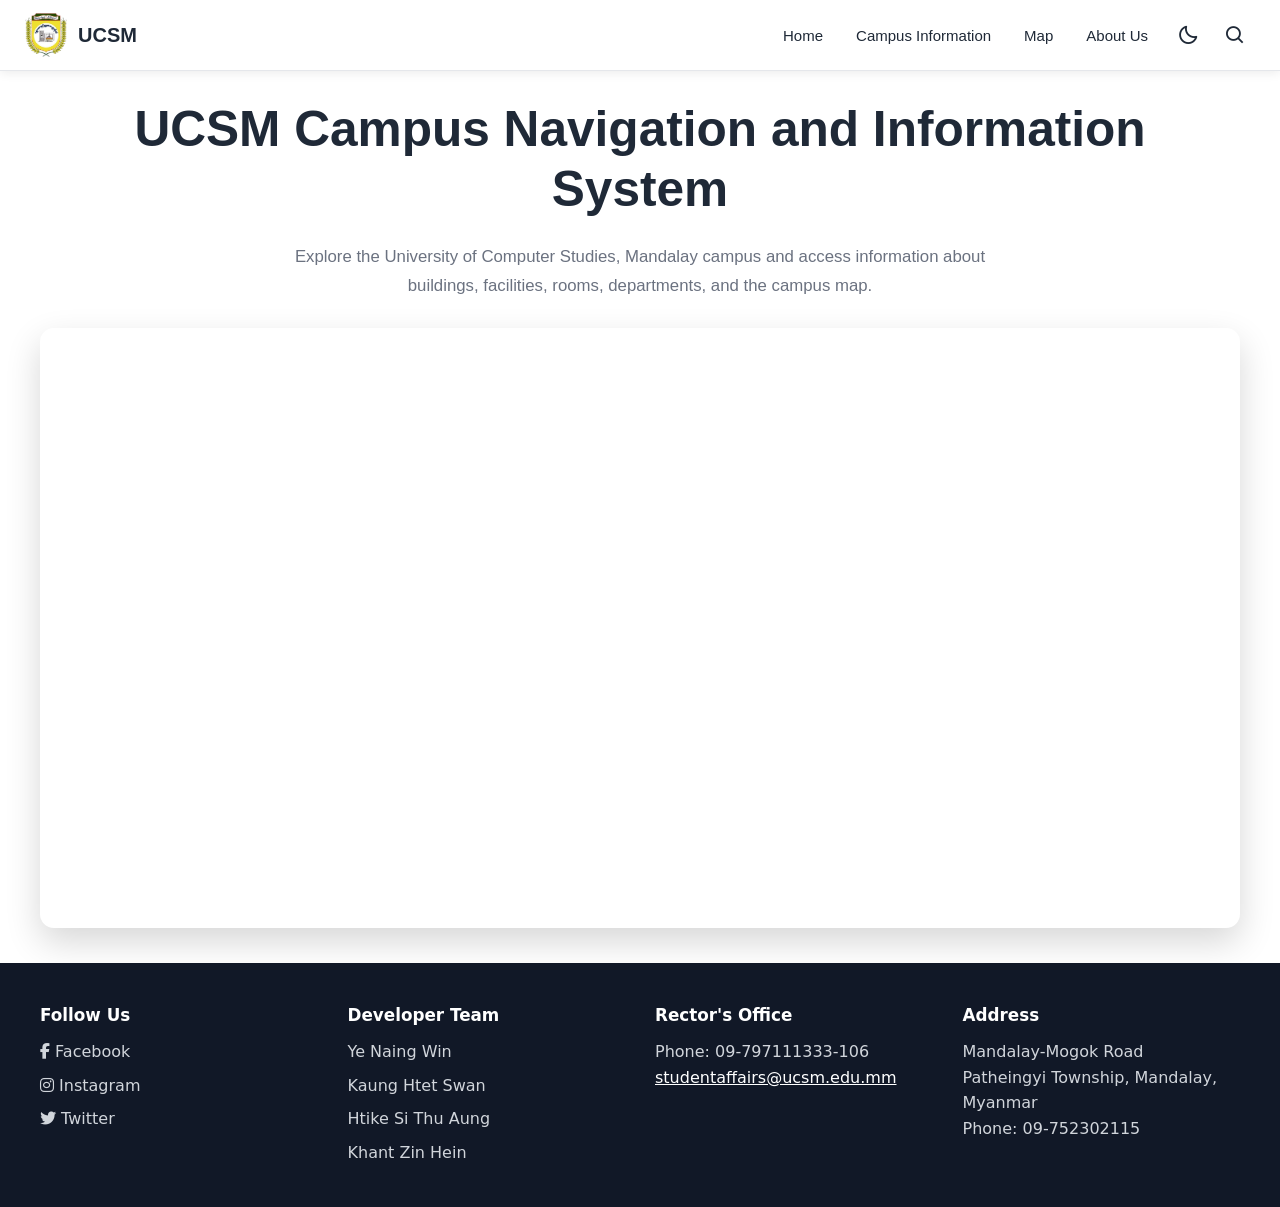
<file: index.html>
<!doctype html>
<html lang="en">
<head>
    <meta charset="UTF-8">
    <meta name="viewport" content="width=device-width, initial-scale=1.0">
    <meta name="description" content="University of Computer Studies, Mandalay campus navigation and information system.">
    <title>UCSM Campus Navigation and Information System</title>

    <link rel="stylesheet" href="nav.css">
    <link rel="stylesheet" href="videoedit.css">
    <link rel="stylesheet" href="footer.css">
    <link rel="stylesheet" href="https://unpkg.com/boxicons@2.1.4/css/boxicons.min.css">
    <link rel="stylesheet" href="https://cdnjs.cloudflare.com/ajax/libs/font-awesome/6.6.0/css/all.min.css">
</head>
<body>

<nav class="site-nav" aria-label="Primary navigation">
    <div class="nav-bar">
        <a class="nav-logo" href="index.html" aria-label="UCSM Home">
            <img src="IMG/ucsm1.png" alt="UCSM logo">
            <span>UCSM</span>
        </a>

        <button class="menu-toggle" type="button" aria-label="Open navigation menu" aria-expanded="false">
            <i class="bx bx-menu" aria-hidden="true"></i>
        </button>

        <div class="nav-menu">
            <a class="nav-link" href="index.html">Home</a>
            <a class="nav-link" href="info.html">Campus Information</a>
            <a class="nav-link" href="map.html">Map</a>
            <a class="nav-link" href="aboutus.php">About Us</a>

            <button class="dark-light" type="button" aria-label="Toggle dark mode" aria-pressed="false">
                <i class="bx bx-moon moon" aria-hidden="true"></i>
                <i class="bx bx-sun sun" aria-hidden="true"></i>
            </button>

            <div class="search-container">
                <button class="searchToggle" type="button" aria-label="Open search" aria-expanded="false">
                    <i class="bx bx-search search" aria-hidden="true"></i>
                    <i class="bx bx-x cancel" aria-hidden="true"></i>
                </button>
                <form class="search-field" action="se.php" method="get" role="search">
                    <input type="search" name="q" placeholder="Search campus information..." aria-label="Search campus information" autocomplete="off" required>
                    <button type="submit" aria-label="Submit search">
                        <i class="bx bx-search" aria-hidden="true"></i>
                    </button>
                </form>
            </div>
        </div>
    </div>
</nav>

<main class="home-main">
    <h1 class="home_details">UCSM Campus Navigation and Information System</h1>
    <p class="home-intro">
        Explore the University of Computer Studies, Mandalay campus and access
        information about buildings, facilities, rooms, departments, and the campus map.
    </p>

    <video autoplay loop muted playsinline class="section">
        <source src="testing1.mp4" type="video/mp4">
        Your browser does not support video playback.
    </video>
</main>

<footer>
    <div class="footerInfo">
        <div class="footerContainer">
            <div class="footerItem">
                <div class="socialInfo">
                    <div class="mainTitle"><h4>Follow Us</h4></div>
                    <div class="socialItem">
                        <span><i class="fab fa-facebook-f" aria-hidden="true"></i> Facebook</span>
                        <span><i class="fab fa-instagram" aria-hidden="true"></i> Instagram</span>
                        <span><i class="fab fa-twitter" aria-hidden="true"></i> Twitter</span>
                    </div>
                </div>

                <div class="socialInfo">
                    <div class="mainTitle"><h4>Developer Team</h4></div>
                    <div class="socialItem">
                        <span>Ye Naing Win</span>
                        <span>Kaung Htet Swan</span>
                        <span>Htike Si Thu Aung</span>
                        <span>Khant Zin Hein</span>
                    </div>
                </div>

                <div class="socialInfo">
                    <div class="mainTitle"><h4>Rector's Office</h4></div>
                    <p>Phone: 09-797111333-106</p>
                    <p>
                        <a href="https://www.ucsm.edu.mm/">studentaffairs@ucsm.edu.mm</a>
                    </p>
                </div>

                <div class="socialInfo">
                    <div class="mainTitle"><h4>Address</h4></div>
                    <p>
                        Mandalay-Mogok Road<br>
                        Patheingyi Township, Mandalay, Myanmar
                    </p>
                    <p>Phone: 09-752302115</p>
                </div>
            </div>
        </div>
    </div>
</footer>

<script src="script.js"></script>
</body>
</html>
</file>
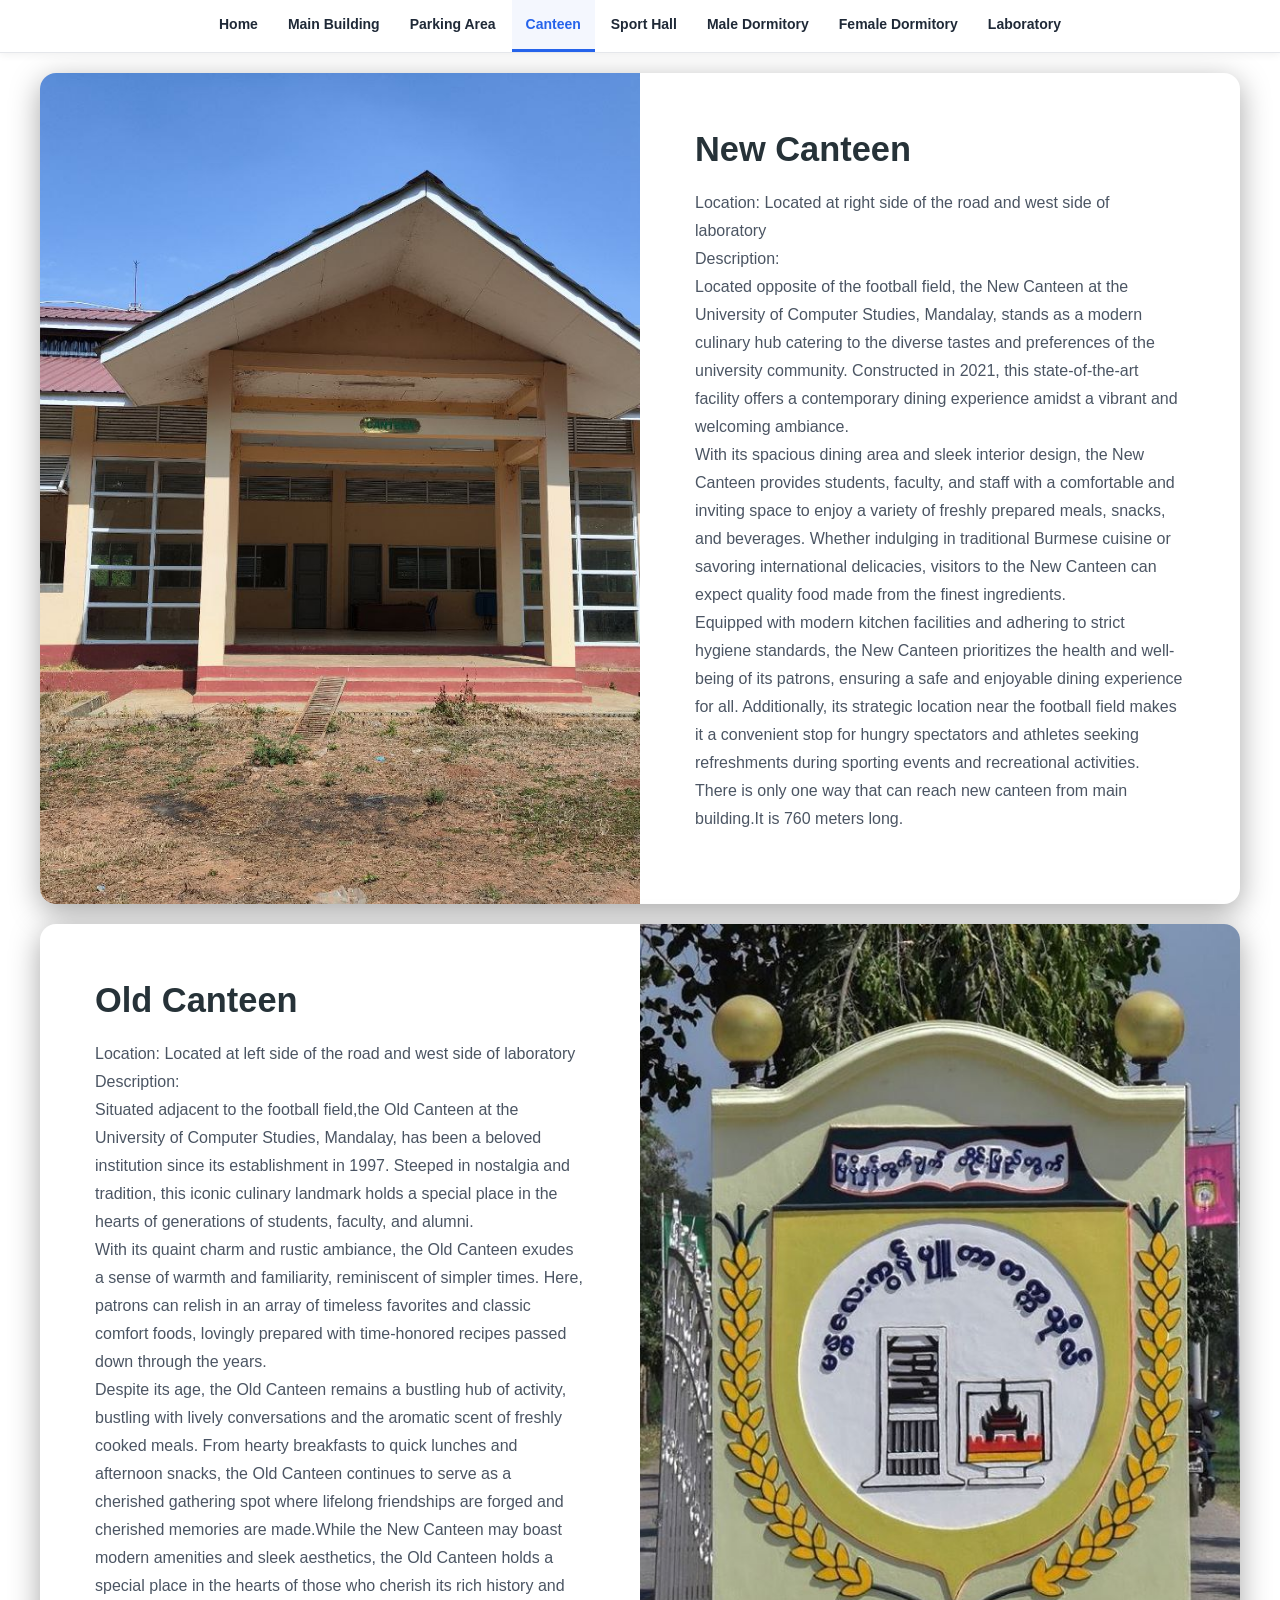
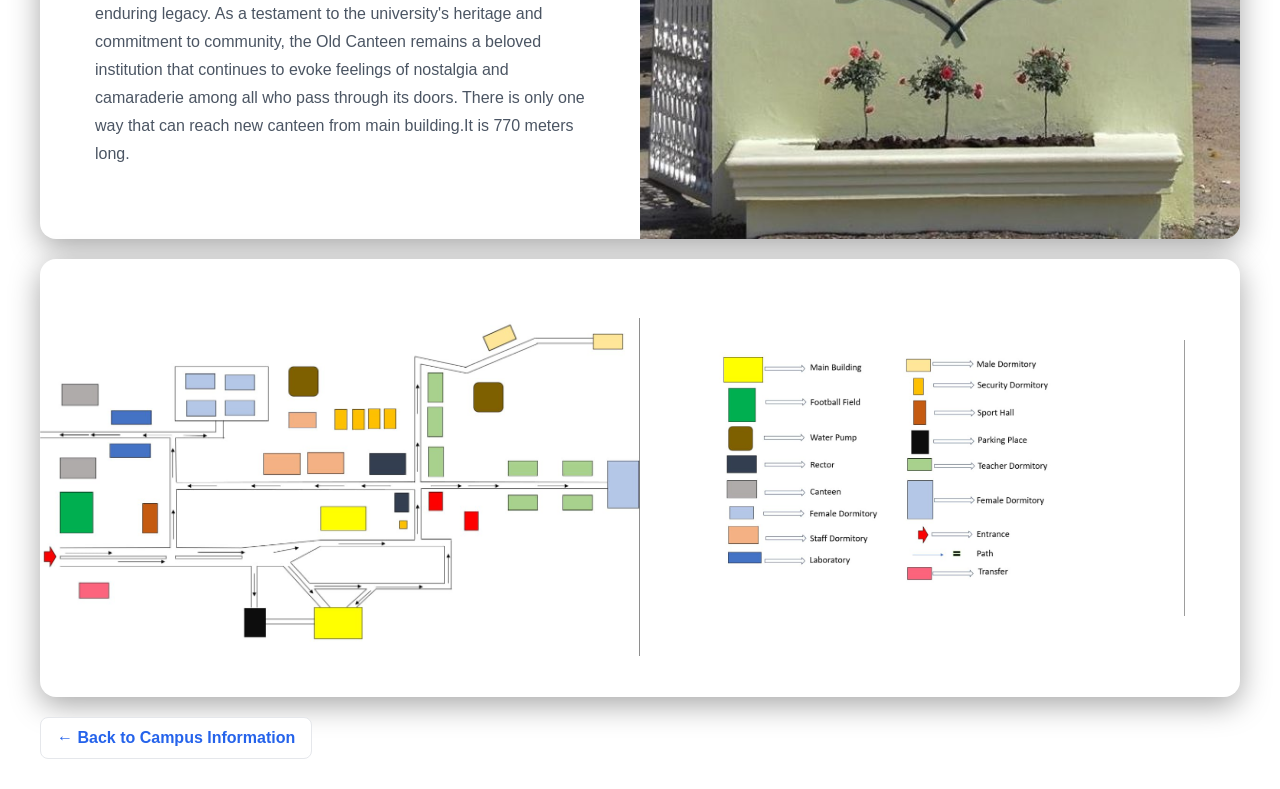
<file: canteen1.html>
<!DOCTYPE HTML>
<html lang="en-US">
   <head>
      <meta charset="UTF-8">
      <title>Canteen | UCSM</title>
      <link href="https://fonts.googleapis.com/css2?family=PT+Sans:wght@400;700&display=swap" rel="stylesheet">
      <link rel="stylesheet" href="information.css" />
   
    <link href='https://unpkg.com/boxicons@2.1.1/css/boxicons.min.css' rel='stylesheet'>
   
    

    <link rel="stylesheet" href="nav.css">
    <link rel="stylesheet" href="campus-nav.css">
</head>
<body>
<div class="campus-secondary-nav" data-campus-nav>
    <div class="campus-nav-inner">
        <a class="campus-nav-toggle" href="#campus-location-links" aria-expanded="false" aria-controls="campus-location-links">
            <span>Campus Locations</span>
            <span class="campus-nav-chevron" aria-hidden="true">⌄</span>
        </a>
        <div class="campus-nav-links" id="campus-location-links">
            <a href="info.html" data-campus-link="home">Home</a>
            <a href="mainbuild.html" data-campus-link="mainbuilding">Main Building</a>
            <a href="parkingplace.html" data-campus-link="parking">Parking Area</a>
            <a href="canteen1.html" data-campus-link="canteen">Canteen</a>
            <a href="sporthall.html" data-campus-link="sport">Sport Hall</a>
            <a href="maledormitory.html" data-campus-link="male-dormitory">Male Dormitory</a>
            <a href="femaledormitory.html" data-campus-link="female-dormitory">Female Dormitory</a>
            <a href="laboratory.html" data-campus-link="laboratory">Laboratory</a>
        </div>
    </div>
</div>



<script src="script.js"></script>
<script src="campus-nav.js"></script>
      <div class="section-container">
         <div class="columns image" style="background-image:url('IMG/canteen.jpg')">
            &nbsp;
         </div>
         <div class="columns content">
            <div class="content-container">
               <h5>New Canteen</h5>
               <p>
  Location: Located at right side of the road and west side of laboratory
  <br>Description:<br>
  Located opposite of the football field, the New Canteen at the University of Computer Studies, Mandalay, 
  stands as a modern culinary hub catering to the diverse tastes and preferences of the university community.
  Constructed in 2021, this state-of-the-art facility offers a contemporary dining experience amidst a vibrant and welcoming ambiance.
  <br>With its spacious dining area and sleek interior design, the New Canteen provides students, faculty, and staff with a comfortable and
   inviting space to enjoy a variety of freshly prepared meals, snacks, and beverages. Whether indulging in traditional Burmese cuisine or 
   savoring international delicacies, visitors to the New Canteen can expect quality food made from the finest ingredients.
  <br>Equipped with modern kitchen facilities and adhering to strict hygiene standards, the New Canteen prioritizes the health 
  and well-being of its patrons, ensuring a safe and enjoyable dining experience for all. Additionally, its strategic location 
  near the football field makes it a convenient stop for hungry spectators and athletes seeking refreshments during sporting events and recreational activities.
There is only one way that can reach new canteen from main building.It is 760 meters long.</p>
            </div>
         </div>
      </div>
      <div class="section-container">
         <div class="columns content">
            <div class="content-container">
               <h5>Old Canteen</h5>
               <p>
                  Location:  Located at left side of the road and west side of laboratory<br>
                  Description:<br>
                  Situated adjacent to the football field,the Old Canteen at the University of Computer Studies, Mandalay,
              has been a beloved institution since its establishment in 1997. Steeped in nostalgia and tradition, 
              this iconic culinary landmark holds a special place in the hearts of generations of students, faculty, and alumni.
              <br>
              With its quaint charm and rustic ambiance, the Old Canteen exudes a sense of warmth and familiarity, 
              reminiscent of simpler times. Here, patrons can relish in an array of timeless favorites and classic comfort foods,
              lovingly prepared with time-honored recipes passed down through the years.
              <br>Despite its age, the Old Canteen remains 
              a bustling hub of activity, bustling with lively conversations and the aromatic scent of freshly cooked meals.
              From hearty breakfasts to quick lunches and afternoon snacks, the Old Canteen continues to serve as a cherished
              gathering spot where lifelong friendships are forged and cherished memories are made.While the New Canteen may 
              boast modern amenities and sleek aesthetics, the Old Canteen holds a special place in the hearts of those who 
              cherish its rich history and enduring legacy. As a testament to the university's heritage and commitment to community,
              the Old Canteen remains a beloved institution that continues to evoke feelings of nostalgia and camaraderie among all who pass through its doors.
              There is only one way that can reach new canteen from main building.It is 770 meters long.
               </p>
            </div>
         </div>
         <div class="columns image" style="background-image:url('IMG/background.jpg')">
            &nbsp;
         </div>
      </div>
      <div class="section-container">
         <div class="columns image">
            &nbsp;
            <img src="IMG/campus.jpg" alt="campus Map">
         </div>
         <div class="columns content">
            <div class="content-container">
               <img src="IMG/d.jpg" alt="Guide Line for Map">
            </div>
         </div>
      </div>
   
      <div class="campus-back-wrap">
         <a class="campus-back-link" href="info.html">← Back to Campus Information</a>
      </div>
   </body>
</html>
</file>
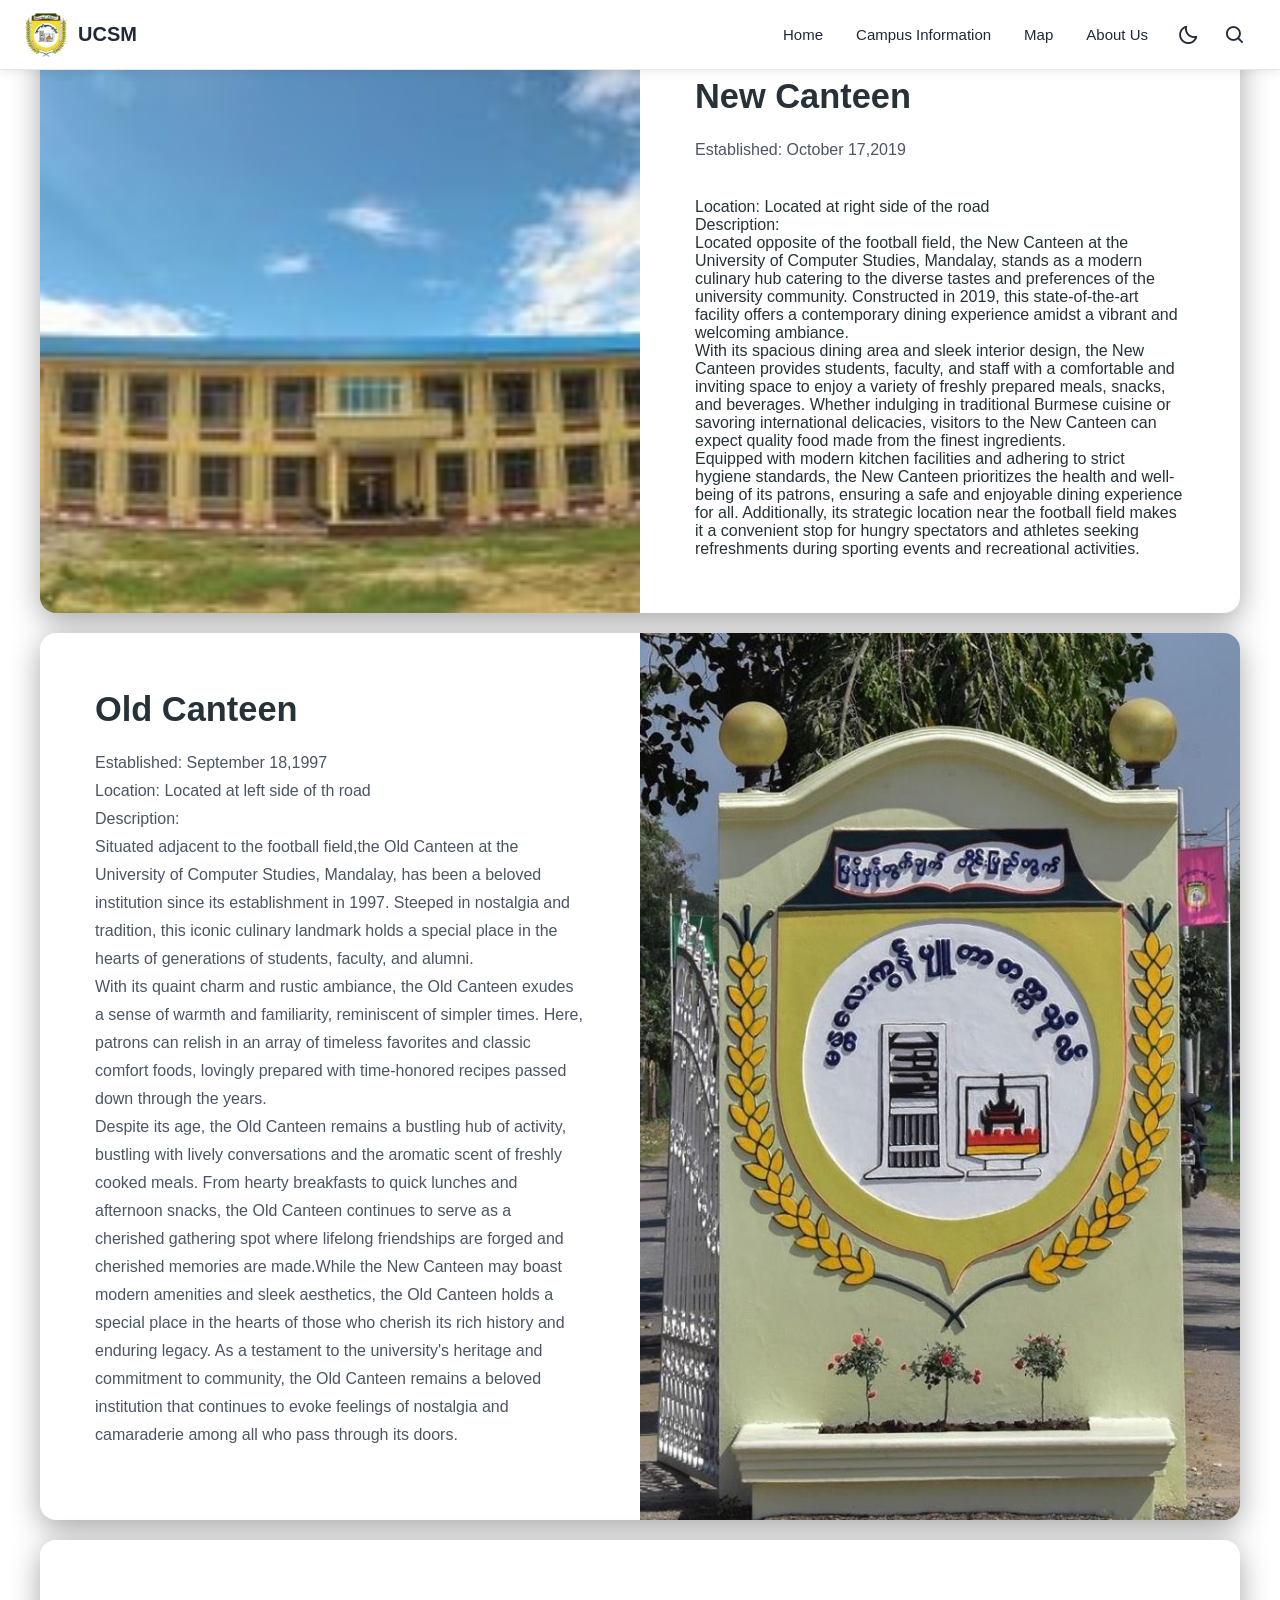
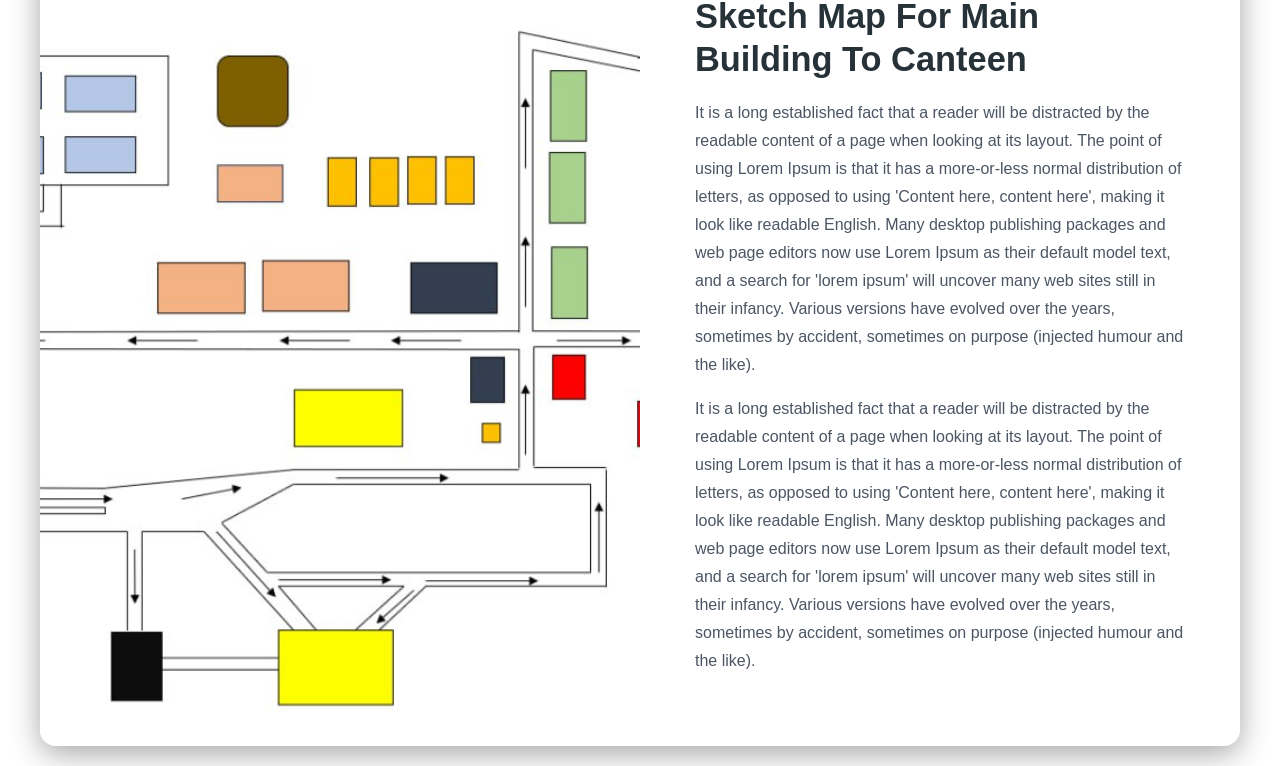
<file: female.html>
<!DOCTYPE HTML>
<html lang="en-US">
   <head>
      <meta charset="UTF-8">
      <title>New and Old Canteens | UCSM</title>
      <link href="https://fonts.googleapis.com/css2?family=PT+Sans:wght@400;700&display=swap" rel="stylesheet">
      <link rel="stylesheet" href="information.css" />
      <meta name="viewport" content="width=device-width, initial-scale=1.0">
      <link rel="stylesheet" href="nav.css">
      <link rel="stylesheet" href="https://unpkg.com/boxicons@2.1.4/css/boxicons.min.css">
   </head>
   <body>
   <nav class="site-nav" aria-label="Primary navigation">
    <div class="nav-bar">
        <a class="nav-logo" href="index.html" aria-label="UCSM Home">
            <img src="IMG/ucsm1.png" alt="UCSM logo">
            <span>UCSM</span>
        </a>

        <button class="menu-toggle" type="button" aria-label="Open navigation menu" aria-expanded="false">
            <i class="bx bx-menu" aria-hidden="true"></i>
        </button>

        <div class="nav-menu">
            <a class="nav-link" href="index.html">Home</a>
            <a class="nav-link" href="info.html">Campus Information</a>
            <a class="nav-link" href="map.html">Map</a>
            <a class="nav-link" href="aboutus.php">About Us</a>

            <button class="dark-light" type="button" aria-label="Toggle dark mode" aria-pressed="false">
                <i class="bx bx-moon moon" aria-hidden="true"></i>
                <i class="bx bx-sun sun" aria-hidden="true"></i>
            </button>

            <div class="search-container">
                <button class="searchToggle" type="button" aria-label="Open search" aria-expanded="false">
                    <i class="bx bx-search search" aria-hidden="true"></i>
                    <i class="bx bx-x cancel" aria-hidden="true"></i>
                </button>
                <form class="search-field" action="se.php" method="get" role="search">
                    <input type="search" name="q" placeholder="Search campus information..." aria-label="Search campus information" autocomplete="off" required>
                    <button type="submit" aria-label="Submit search">
                        <i class="bx bx-search" aria-hidden="true"></i>
                    </button>
                </form>
            </div>
        </div>
    </div>
</nav>

      <div class="section-container">
         <div class="columns image" style="background-image:url('IMG/male1.jpg')">
            &nbsp;
         </div>
         <div class="columns content">
            <div class="content-container">
               <h5>New Canteen</h5>
               <p>Established: October 17,2019</p>
  <br>Location: Located at right side of the road
  <br>Description:<br>
  Located opposite of the football field, the New Canteen at the University of Computer Studies, Mandalay, 
  stands as a modern culinary hub catering to the diverse tastes and preferences of the university community.
  Constructed in 2019, this state-of-the-art facility offers a contemporary dining experience amidst a vibrant and welcoming ambiance.
  <br>With its spacious dining area and sleek interior design, the New Canteen provides students, faculty, and staff with a comfortable and
   inviting space to enjoy a variety of freshly prepared meals, snacks, and beverages. Whether indulging in traditional Burmese cuisine or 
   savoring international delicacies, visitors to the New Canteen can expect quality food made from the finest ingredients.
  <br>Equipped with modern kitchen facilities and adhering to strict hygiene standards, the New Canteen prioritizes the health 
  and well-being of its patrons, ensuring a safe and enjoyable dining experience for all. Additionally, its strategic location 
  near the football field makes it a convenient stop for hungry spectators and athletes seeking refreshments during sporting events and recreational activities.
            </div>
         </div>
      </div>
      <div class="section-container">
         <div class="columns content">
            <div class="content-container">
               <h5>Old Canteen</h5>
               <p>Established: September 18,1997<br>
                  Location:  Located at left side of th road<br>
                  Description:<br>
                  Situated adjacent to the football field,the Old Canteen at the University of Computer Studies, Mandalay,
              has been a beloved institution since its establishment in 1997. Steeped in nostalgia and tradition, 
              this iconic culinary landmark holds a special place in the hearts of generations of students, faculty, and alumni.
              <br>
              With its quaint charm and rustic ambiance, the Old Canteen exudes a sense of warmth and familiarity, 
              reminiscent of simpler times. Here, patrons can relish in an array of timeless favorites and classic comfort foods,
              lovingly prepared with time-honored recipes passed down through the years.
              <br>Despite its age, the Old Canteen remains 
              a bustling hub of activity, bustling with lively conversations and the aromatic scent of freshly cooked meals.
              From hearty breakfasts to quick lunches and afternoon snacks, the Old Canteen continues to serve as a cherished
              gathering spot where lifelong friendships are forged and cherished memories are made.While the New Canteen may 
              boast modern amenities and sleek aesthetics, the Old Canteen holds a special place in the hearts of those who 
              cherish its rich history and enduring legacy. As a testament to the university's heritage and commitment to community,
              the Old Canteen remains a beloved institution that continues to evoke feelings of nostalgia and camaraderie among all who pass through its doors.
               </p>
            </div>
         </div>
         <div class="columns image" style="background-image:url('IMG/background.jpg')">
            &nbsp;
         </div>
      </div>
      <div class="section-container">
         <div class="columns image" style="background-image:url('IMG/campus.jpg')">
            &nbsp;
         </div>
         <div class="columns content">
            <div class="content-container">
               <h5>Sketch Map For Main Building To Canteen</h5>
               <p>
                  It is a long established fact that a reader will be distracted by the readable content of a page when looking at its layout. The point of using Lorem Ipsum is that it has a more-or-less normal distribution of letters, as opposed to using 'Content here, content here', making it look like readable English. Many desktop publishing packages and web page editors now use Lorem Ipsum as their default model text, and a search for 'lorem ipsum' will uncover many web sites still in their infancy. Various versions have evolved over the years, sometimes by accident, sometimes on purpose (injected humour and the like).
               </p>
               <p>
                  It is a long established fact that a reader will be distracted by the readable content of a page when looking at its layout. The point of using Lorem Ipsum is that it has a more-or-less normal distribution of letters, as opposed to using 'Content here, content here', making it look like readable English. Many desktop publishing packages and web page editors now use Lorem Ipsum as their default model text, and a search for 'lorem ipsum' will uncover many web sites still in their infancy. Various versions have evolved over the years, sometimes by accident, sometimes on purpose (injected humour and the like).
               </p>
            </div>
         </div>
      </div>
   <script src="script.js"></script>
   </body>
</html>
</file>
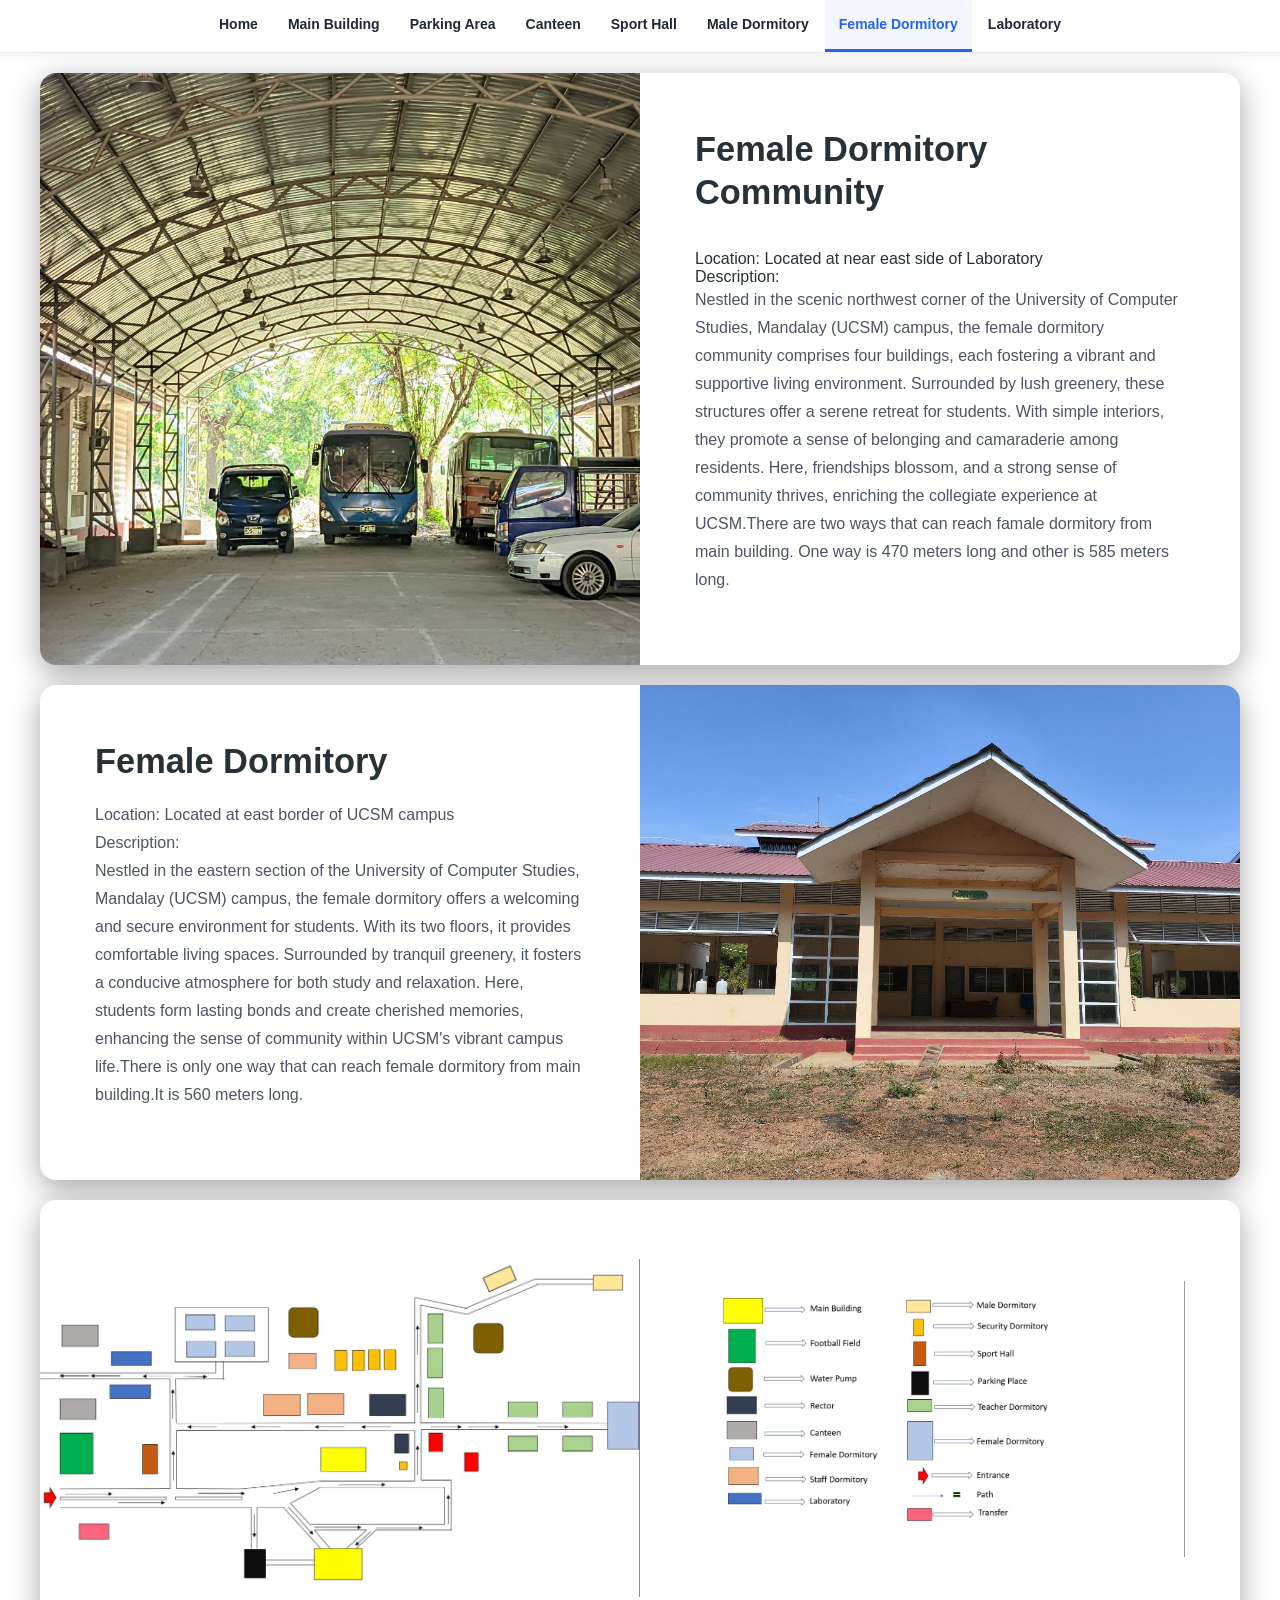
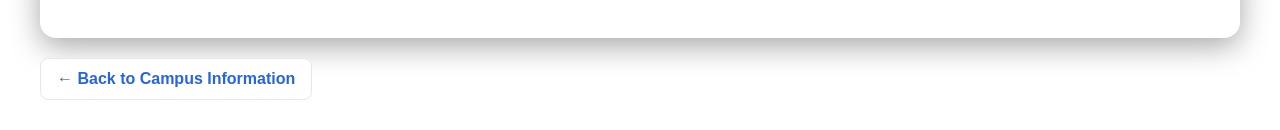
<file: femaledormitory.html>
<!DOCTYPE HTML>
<html lang="en-US">
   <head>
      <meta charset="UTF-8">
      <title>Female Dormitory | UCSM</title>
      <link href="https://fonts.googleapis.com/css2?family=PT+Sans:wght@400;700&display=swap" rel="stylesheet">
      <link rel="stylesheet" href="information.css" />
     <link href='https://unpkg.com/boxicons@2.1.1/css/boxicons.min.css' rel='stylesheet'>
   
     

    <link rel="stylesheet" href="nav.css">
    <link rel="stylesheet" href="campus-nav.css">
</head>
<body>
<div class="campus-secondary-nav" data-campus-nav>
    <div class="campus-nav-inner">
        <a class="campus-nav-toggle" href="#campus-location-links" aria-expanded="false" aria-controls="campus-location-links">
            <span>Campus Locations</span>
            <span class="campus-nav-chevron" aria-hidden="true">⌄</span>
        </a>
        <div class="campus-nav-links" id="campus-location-links">
            <a href="info.html" data-campus-link="home">Home</a>
            <a href="mainbuild.html" data-campus-link="mainbuilding">Main Building</a>
            <a href="parkingplace.html" data-campus-link="parking">Parking Area</a>
            <a href="canteen1.html" data-campus-link="canteen">Canteen</a>
            <a href="sporthall.html" data-campus-link="sport">Sport Hall</a>
            <a href="maledormitory.html" data-campus-link="male-dormitory">Male Dormitory</a>
            <a href="femaledormitory.html" data-campus-link="female-dormitory">Female Dormitory</a>
            <a href="laboratory.html" data-campus-link="laboratory">Laboratory</a>
        </div>
    </div>
</div>



<script src="script.js"></script>
<script src="campus-nav.js"></script>
      <div class="section-container">
         <div class="columns image" style="background-image:url('IMG/parking.jpg')">
            &nbsp;
         </div>
         <div class="columns content">
            <div class="content-container">
               <h5>Female Dormitory Community</h5>
               
  <br>Location: Located at near east side of Laboratory
  <br>Description:<br>
<p>
Nestled in the scenic northwest corner of the University of Computer Studies, Mandalay (UCSM) campus, the female dormitory community comprises four buildings, each fostering a vibrant and supportive living environment.
Surrounded by lush greenery, these structures offer a serene retreat for students. With simple interiors, they promote a sense of belonging and camaraderie among residents.
 Here, friendships blossom, and a strong sense of community thrives, enriching the collegiate experience at UCSM.There are two ways that can reach famale dormitory from main building.
 One way is 470 meters long and other is 585 meters long.</p>
            </div>
         </div>
      </div>
      <div class="section-container">
         <div class="columns content">
            <div class="content-container">
               <h5>Female Dormitory</h5>
               <p>
                  Location:  Located at east border of UCSM campus<br>
                  Description:<br>
                  Nestled in the eastern section of the University of Computer Studies, Mandalay (UCSM) campus, the female dormitory offers a welcoming and secure environment for students.
                   With its two floors, it provides comfortable living spaces. Surrounded by tranquil greenery, it fosters a conducive atmosphere for both study and relaxation.
                    Here, students form lasting bonds and create cherished memories,
                   enhancing the sense of community within UCSM's vibrant campus life.There is only one way that can reach female dormitory from main building.It is 560 meters long.
               </p>
            </div>
         </div>
         <div class="columns image" style="background-image:url('IMG/canteen.jpg')">
            &nbsp;
         </div>
      </div>
      <div class="section-container">
         <div class="columns image">
            &nbsp;
            <img src="IMG/campus.jpg" alt="campus Map">
         </div>
         <div class="columns content">
            <div class="content-container">
               <img src="IMG/d.jpg" alt="Guide Line for Map">
            </div>
         </div>
      </div>
   
      <div class="campus-back-wrap">
         <a class="campus-back-link" href="info.html">← Back to Campus Information</a>
      </div>
   </body>
</html>
</file>
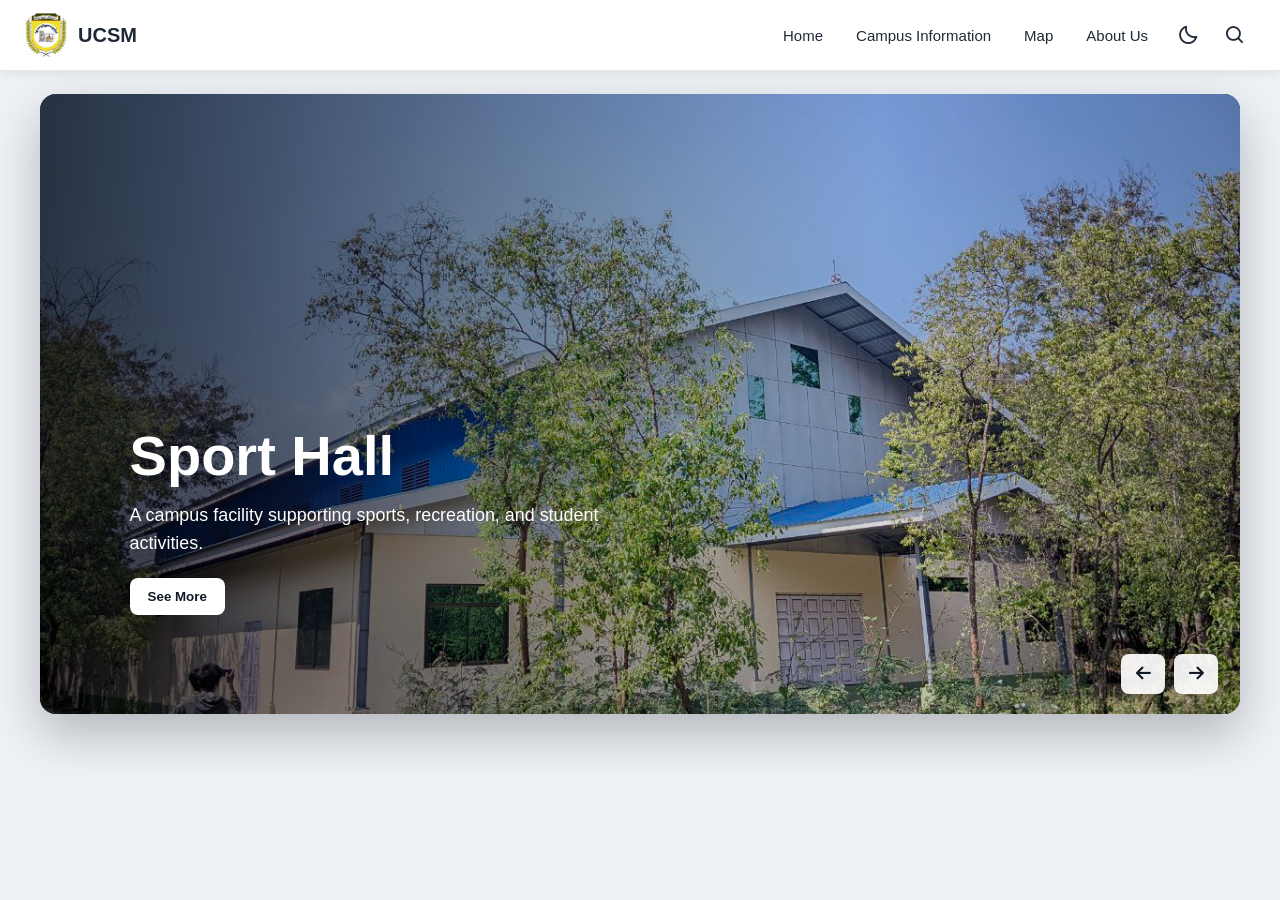
<file: info.html>
<!doctype html>
<html lang="en">
<head>
    <meta charset="UTF-8">
    <meta name="viewport" content="width=device-width, initial-scale=1.0">
    <meta name="description" content="Campus facilities and information at the University of Computer Studies, Mandalay.">
    <title>Campus Information | UCSM</title>

    <link rel="stylesheet" href="nav.css">
    <link rel="stylesheet" href="info.css">
    <link rel="stylesheet" href="footer.css">
    <link rel="stylesheet" href="https://unpkg.com/boxicons@2.1.4/css/boxicons.min.css">
    <link rel="stylesheet" href="https://cdnjs.cloudflare.com/ajax/libs/font-awesome/6.6.0/css/all.min.css">
</head>
<body>
<nav class="site-nav" aria-label="Primary navigation">
    <div class="nav-bar">
        <a class="nav-logo" href="index.html" aria-label="UCSM Home">
            <img src="IMG/ucsm1.png" alt="UCSM logo">
            <span>UCSM</span>
        </a>

        <button class="menu-toggle" type="button" aria-label="Open navigation menu" aria-expanded="false">
            <i class="bx bx-menu" aria-hidden="true"></i>
        </button>

        <div class="nav-menu">
            <a class="nav-link" href="index.html">Home</a>
            <a class="nav-link" href="info.html">Campus Information</a>
            <a class="nav-link" href="map.html">Map</a>
            <a class="nav-link" href="aboutus.php">About Us</a>

            <button class="dark-light" type="button" aria-label="Toggle dark mode" aria-pressed="false">
                <i class="bx bx-moon moon" aria-hidden="true"></i>
                <i class="bx bx-sun sun" aria-hidden="true"></i>
            </button>

            <div class="search-container">
                <button class="searchToggle" type="button" aria-label="Open search" aria-expanded="false">
                    <i class="bx bx-search search" aria-hidden="true"></i>
                    <i class="bx bx-x cancel" aria-hidden="true"></i>
                </button>
                <form class="search-field" action="se.php" method="get" role="search">
                    <input type="search" name="q" placeholder="Search campus information..." aria-label="Search campus information" autocomplete="off" required>
                    <button type="submit" aria-label="Submit search">
                        <i class="bx bx-search" aria-hidden="true"></i>
                    </button>
                </form>
            </div>
        </div>
    </div>
</nav>
<main class="container" aria-label="Campus facilities">
    <div class="slide">
        <article class="item active" style="background-image:url('IMG/sport.jpg')">
            <div class="content">
                <div class="name">Sport Hall</div>
                <div class="des">A campus facility supporting sports, recreation, and student activities.</div>
                <a href="sporthall.html"><button type="button">See More</button></a>
            </div>
        </article>

        <article class="item" style="background-image:url('IMG/mainbuilding.jpg')">
            <div class="content">
                <div class="name">Main Building</div>
                <div class="des">The central academic and administrative hub of the University of Computer Studies, Mandalay.</div>
                <a href="mainbuild.html"><button type="button">See More</button></a>
            </div>
        </article>

        <article class="item" style="background-image:url('IMG/parking.jpg')">
            <div class="content">
                <div class="name">Parking Area</div>
                <div class="des">A designated area providing convenient parking for members and visitors of the university community.</div>
                <a href="parkingplace.html"><button type="button">See More</button></a>
            </div>
        </article>

        <article class="item" style="background-image:url('IMG/male2.jpg')">
            <div class="content">
                <div class="name">Male Dormitory</div>
                <div class="des">Residential facilities supporting students during their academic life at UCSM.</div>
                <a href="maledormitory.html"><button type="button">See More</button></a>
            </div>
        </article>

        <article class="item" style="background-image:url('IMG/fm1.jpg')">
            <div class="content">
                <div class="name">Female Dormitory</div>
                <div class="des">Residential accommodation designed to support students in a safe and convenient environment.</div>
                <a href="femaledormitory.html"><button type="button">See More</button></a>
            </div>
        </article>

        <article class="item" style="background-image:url('IMG/phylabA.jpg')">
            <div class="content">
                <div class="name">Laboratory</div>
                <div class="des">Laboratory facilities where students develop practical skills through experiments and technical activities.</div>
                <a href="laboratory.html"><button type="button">See More</button></a>
            </div>
        </article>

        <article class="item" style="background-image:url('IMG/canteen.jpg')">
            <div class="content">
                <div class="name">Canteen</div>
                <div class="des">Campus dining facilities serving students, faculty, staff, and visitors.</div>
                <a href="canteen1.html"><button type="button">See More</button></a>
            </div>
        </article>
    </div>

    <div class="button" aria-label="Slider controls">
        <button class="prev" type="button" aria-label="Previous facility">
            <i class="fa-solid fa-arrow-left" aria-hidden="true"></i>
        </button>
        <button class="next" type="button" aria-label="Next facility">
            <i class="fa-solid fa-arrow-right" aria-hidden="true"></i>
        </button>
    </div>
</main>

<script src="app.js"></script>
<script src="script.js"></script>
</body>
</html>
</file>
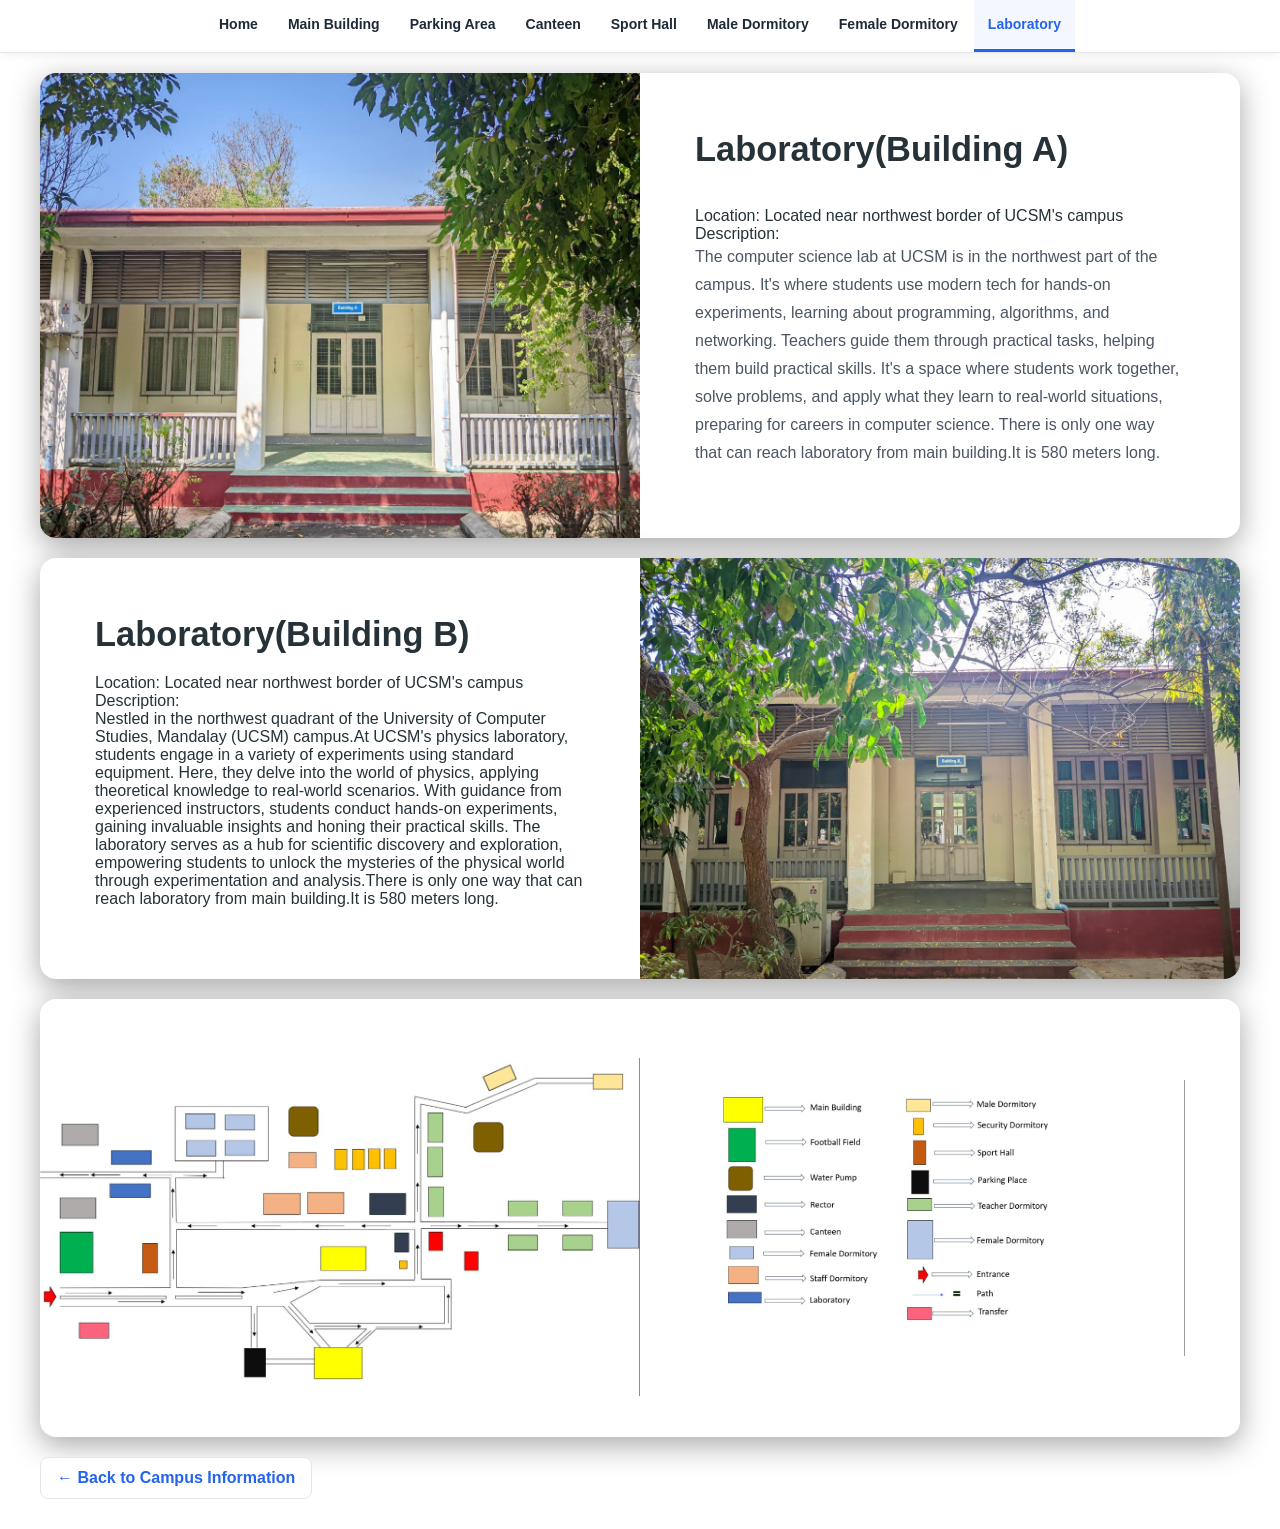
<file: laboratory.html>
<!DOCTYPE HTML>
<html lang="en-US">
   <head>
      <meta charset="UTF-8">
      <title>Laboratory | UCSM</title>
      <link href="https://fonts.googleapis.com/css2?family=PT+Sans:wght@400;700&display=swap" rel="stylesheet">
      <link rel="stylesheet" href="information.css" />
    
            <!-- ===== Boxicons CSS ===== -->
            <link href='https://unpkg.com/boxicons@2.1.1/css/boxicons.min.css' rel='stylesheet'>
   
            
      
       <link rel="stylesheet" href="nav.css">
    <link rel="stylesheet" href="campus-nav.css">
</head>
   <body>
<div class="campus-secondary-nav" data-campus-nav>
    <div class="campus-nav-inner">
        <a class="campus-nav-toggle" href="#campus-location-links" aria-expanded="false" aria-controls="campus-location-links">
            <span>Campus Locations</span>
            <span class="campus-nav-chevron" aria-hidden="true">⌄</span>
        </a>
        <div class="campus-nav-links" id="campus-location-links">
            <a href="info.html" data-campus-link="home">Home</a>
            <a href="mainbuild.html" data-campus-link="mainbuilding">Main Building</a>
            <a href="parkingplace.html" data-campus-link="parking">Parking Area</a>
            <a href="canteen1.html" data-campus-link="canteen">Canteen</a>
            <a href="sporthall.html" data-campus-link="sport">Sport Hall</a>
            <a href="maledormitory.html" data-campus-link="male-dormitory">Male Dormitory</a>
            <a href="femaledormitory.html" data-campus-link="female-dormitory">Female Dormitory</a>
            <a href="laboratory.html" data-campus-link="laboratory">Laboratory</a>
        </div>
    </div>
</div>


 
 <script src="script.js"></script>
<script src="campus-nav.js"></script>
      <div class="section-container">
         <div class="columns image" style="background-image:url('IMG/phylabA.jpg')">
            &nbsp;
         </div>
         <div class="columns content">
            <div class="content-container">
               <h5>Laboratory(Building A)</h5>
               
  <br>Location: Located near northwest border of UCSM's campus
  <br>Description:<br>
  <p>
    The computer science lab at UCSM is in the northwest part of the campus. It's where students use modern tech for hands-on experiments, learning about programming, algorithms, and networking.
    Teachers guide them through practical tasks, helping them build practical skills.
    It's a space where students work together, solve problems, and apply what they learn to real-world situations, preparing for careers in computer science.
    There is only one way that can reach laboratory from main building.It is 580 meters long.
</p>
            </div>
         </div>
      </div>
      <div class="section-container">
         <div class="columns content">
            <div class="content-container">
               <h5>Laboratory(Building B)</h5>
               
                  Location: Located near northwest border of UCSM's campus<br>
                  Description:<br>
                  Nestled in the northwest quadrant of the University of Computer Studies, Mandalay (UCSM) campus.At UCSM's physics laboratory, students engage in a variety of experiments using standard equipment.
                  Here, they delve into the world of physics, applying theoretical knowledge to real-world scenarios. With guidance from experienced instructors, students conduct hands-on experiments,
                   gaining invaluable insights and honing their practical skills. The laboratory serves as a hub for scientific discovery and exploration,
                  empowering students to unlock the mysteries of the physical world through experimentation and analysis.There is only one way that can reach laboratory from main building.It is 580 meters long.


               </p>
            </div>
         </div>
         <div class="columns image" style="background-image:url('IMG/phylabB.jpg')">
            &nbsp;
         </div>
      </div>
      <div class="section-container">
         <div class="columns image">
            &nbsp;
            <img src="IMG/campus.jpg" alt="campus Map">
         </div>
         <div class="columns content">
            <div class="content-container">
               <img src="IMG/d.jpg" alt="Guide Line for Map">
            </div>
         </div>
      </div>
   
      <div class="campus-back-wrap">
         <a class="campus-back-link" href="info.html">← Back to Campus Information</a>
      </div>
   </body>
</html>
</file>
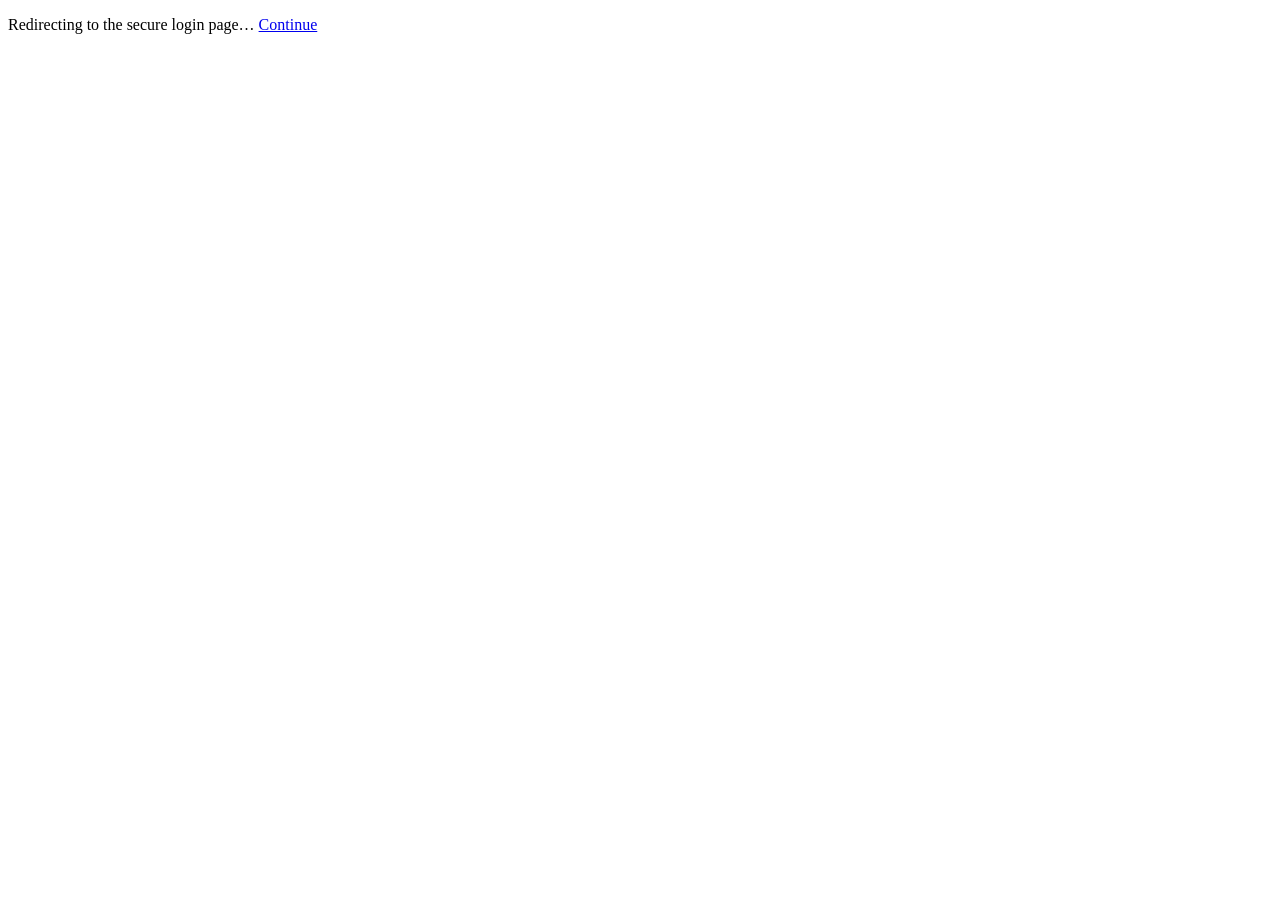
<file: login_form.html>
<!doctype html><html lang="en"><head><meta charset="utf-8"><meta http-equiv="refresh" content="0;url=login_form.php"><meta name="viewport" content="width=device-width,initial-scale=1"><title>Admin Login</title></head><body><p>Redirecting to the secure login page… <a href="login_form.php">Continue</a></p></body></html>
</file>
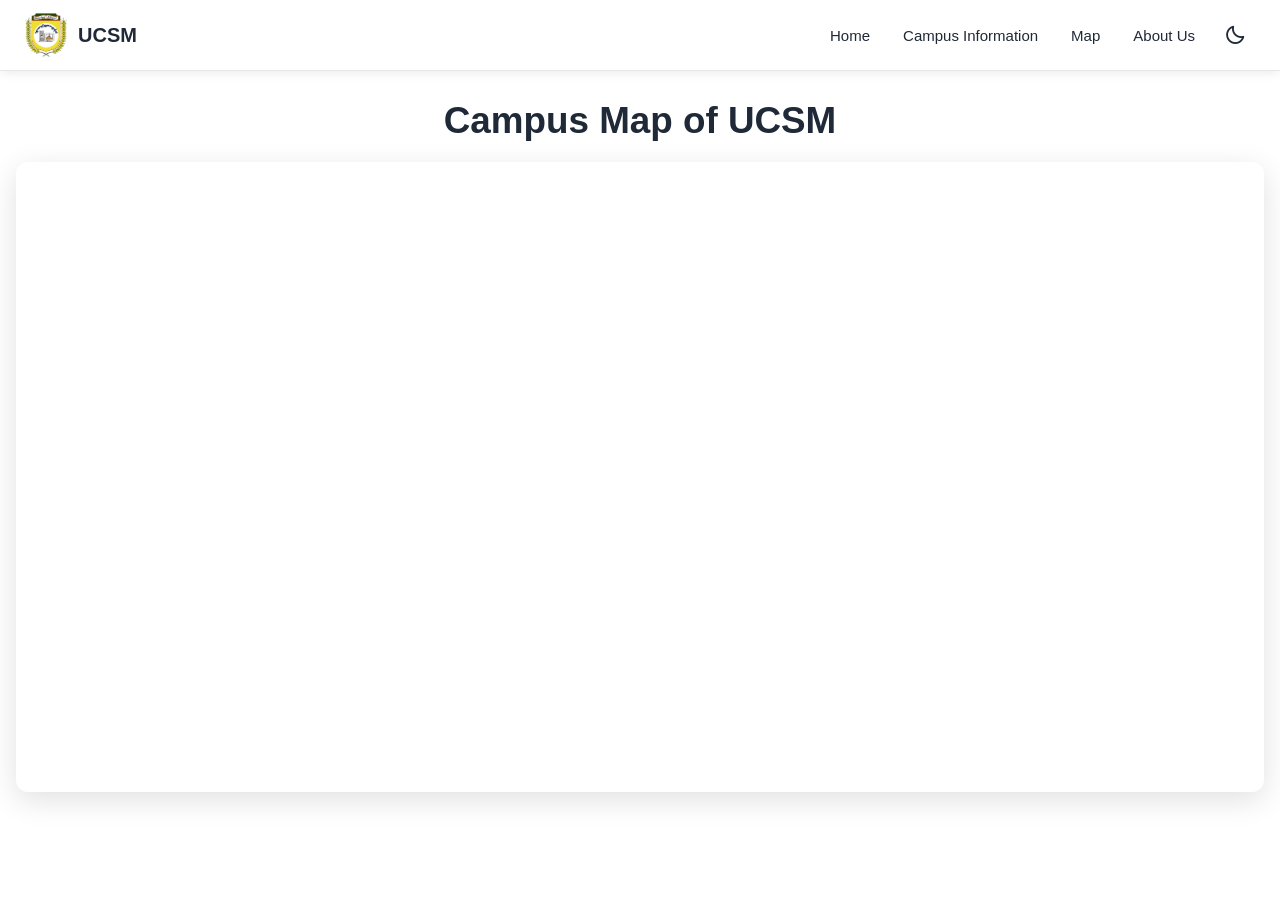
<file: ma.html>
<!doctype html>
<html lang="en">
<head>
    <meta charset="UTF-8">
    <meta name="viewport" content="width=device-width, initial-scale=1.0">
    <title>Campus Map | UCSM</title>
    <link rel="stylesheet" href="nav.css">
    <link rel="stylesheet" href="https://unpkg.com/boxicons@2.1.4/css/boxicons.min.css">
    <style>
        .legacy-map-page {
            width: min(1400px, calc(100% - 32px));
            margin: 0 auto;
            padding: 100px 0 35px;
            text-align: center;
        }

        .legacy-map-page h1 {
            margin: 0 0 20px;
            font-size: clamp(1.6rem, 3vw, 2.3rem);
        }

        .legacy-map-page iframe {
            display: block;
            width: 100%;
            height: min(70vh, 650px);
            min-height: 420px;
            border: 0;
            border-radius: 12px;
            box-shadow: 0 8px 30px rgba(0, 0, 0, 0.12);
        }

        @media (max-width: 600px) {
            .legacy-map-page {
                width: calc(100% - 18px);
                padding-top: 84px;
            }

            .legacy-map-page iframe {
                height: 60vh;
                min-height: 360px;
            }
        }
    </style>
</head>
<body>
<nav class="site-nav" aria-label="Primary navigation">
    <div class="nav-bar">
        <a class="nav-logo" href="index.html" aria-label="UCSM Home">
            <img src="IMG/ucsm1.png" alt="UCSM logo">
            <span>UCSM</span>
        </a>
        <button class="menu-toggle" type="button" aria-label="Open navigation menu" aria-expanded="false">
            <i class="bx bx-menu" aria-hidden="true"></i>
        </button>
        <div class="nav-menu">
            <a class="nav-link" href="index.html">Home</a>
            <a class="nav-link" href="info.html">Campus Information</a>
            <a class="nav-link" href="map.html">Map</a>
            <a class="nav-link" href="aboutus.php">About Us</a>
            <button class="dark-light" type="button" aria-label="Toggle dark mode" aria-pressed="false">
                <i class="bx bx-moon moon" aria-hidden="true"></i>
                <i class="bx bx-sun sun" aria-hidden="true"></i>
            </button>
        </div>
    </div>
</nav>

<main class="legacy-map-page">
    <h1>Campus Map of UCSM</h1>
    <iframe src="https://www.google.com/maps/embed?pb=!1m14!1m8!1m3!1d17152.458917232078!2d96.1819876853648!3d22.125986884768867!3m2!1i1024!2i768!4f13.1!3m3!1m2!1s0x30cb427795555555%3A0x43d0104d46b79bfc!2z4YCZ4YCU4YC54YCQ4YCc4YCx4YC44YCA4YC94YCU4YC64YCV4YC74YCC4YCw4YCQ4YCs4YCQ4YCA4YC54YCA4YCe4YCt4YCv4YCc4YC6!5e0!3m2!1smy!2smm!4v1704705622481!5m2!1smy!2smm" allowfullscreen loading="lazy" referrerpolicy="no-referrer-when-downgrade" title="UCSM campus map"></iframe>
</main>

<script src="script.js"></script>
</body>
</html>
</file>
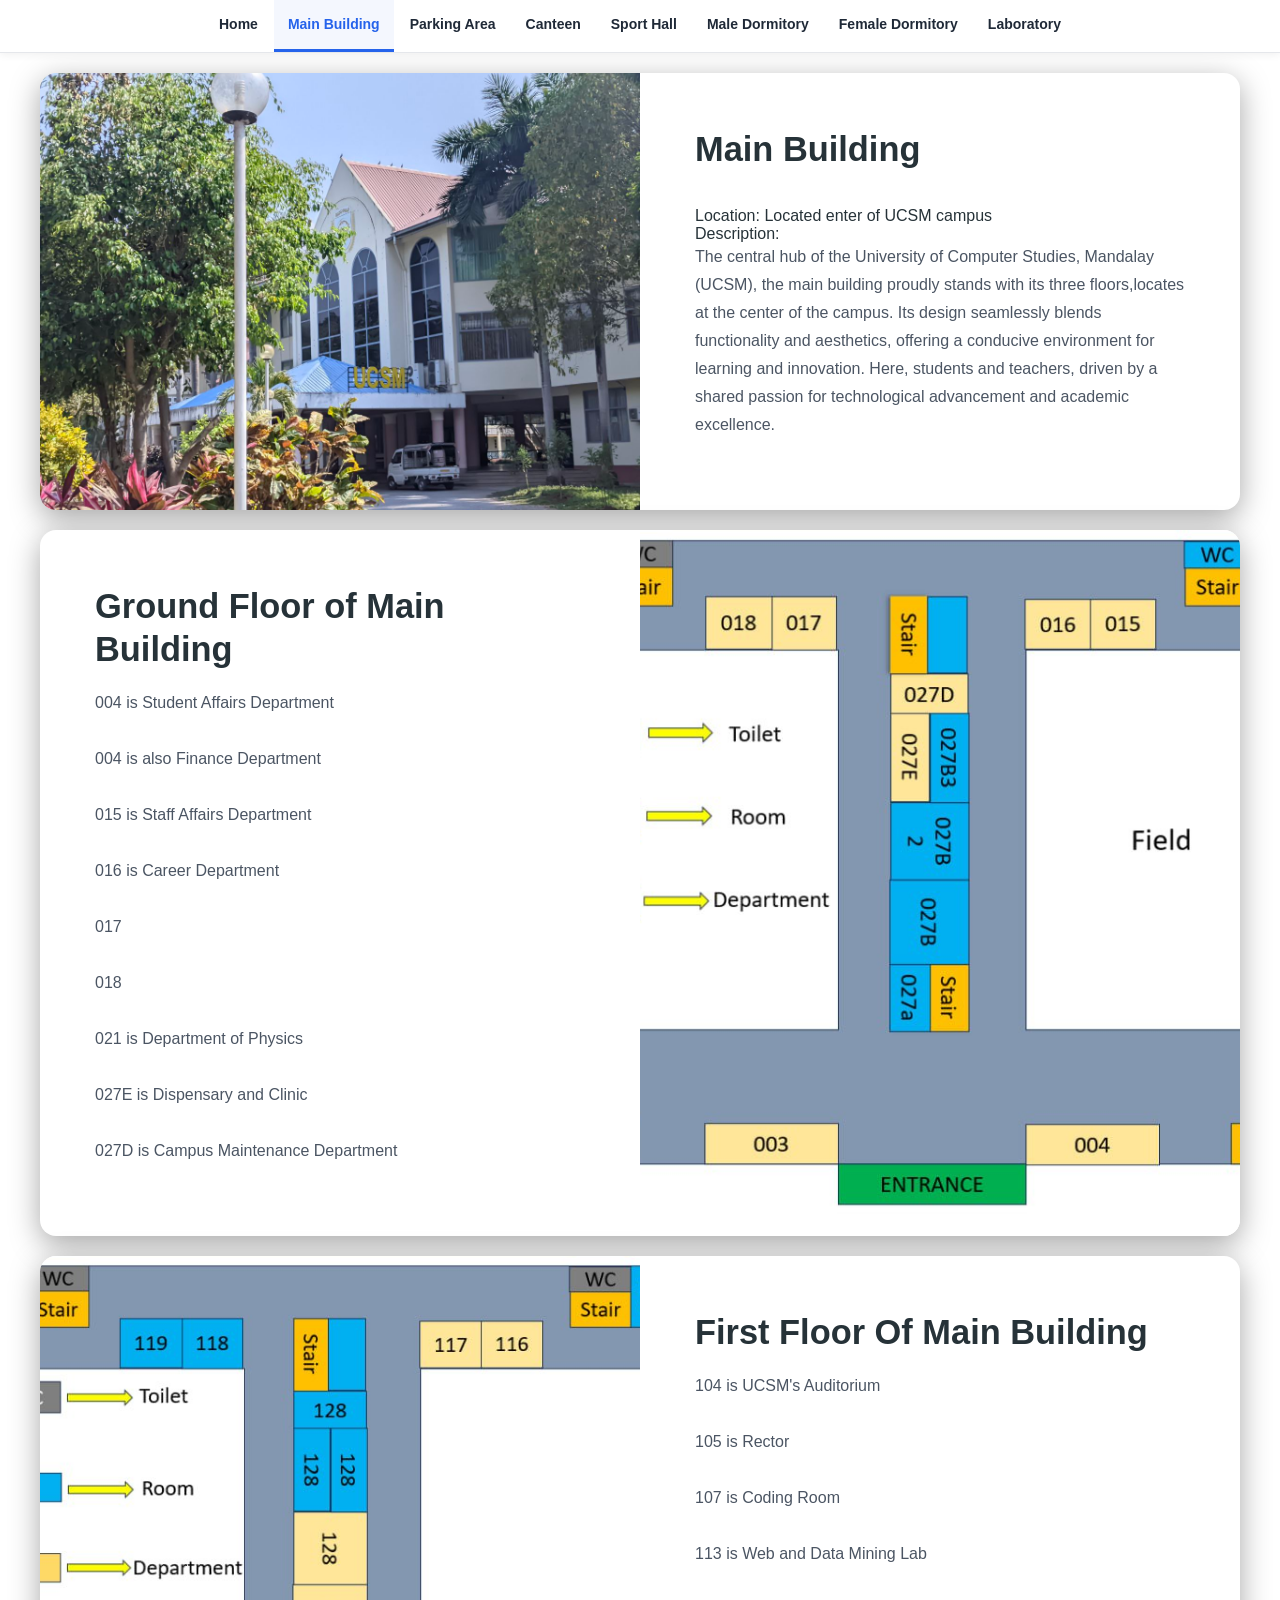
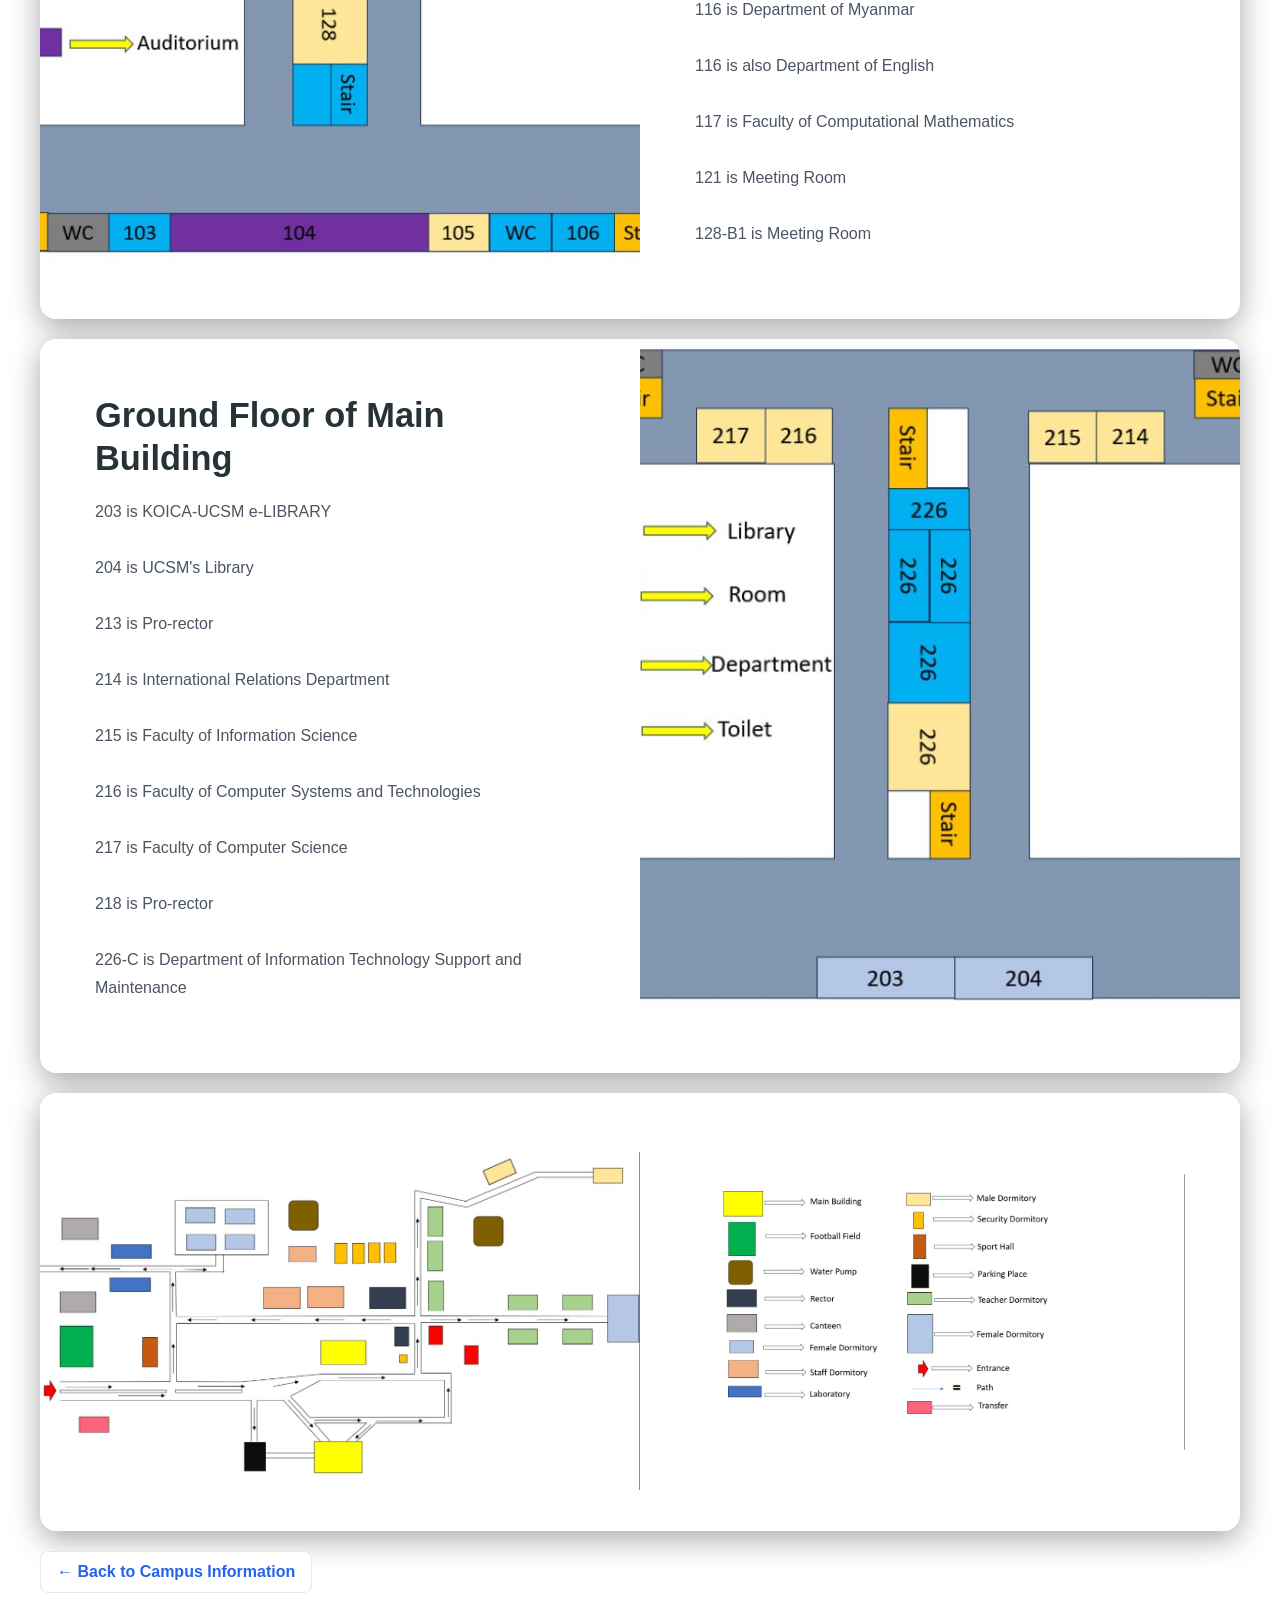
<file: mainbuild.html>
<!DOCTYPE HTML>
<html lang="en-US">
   <head>
      <meta charset="UTF-8">
      <title>Main Building | UCSM</title>
      <link href="https://fonts.googleapis.com/css2?family=PT+Sans:wght@400;700&display=swap" rel="stylesheet">
      <link rel="stylesheet" href="information.css" >
      <!-- ===== Boxicons CSS ===== -->
      <link href='https://unpkg.com/boxicons@2.1.1/css/boxicons.min.css' rel='stylesheet'>

   
    

       <link rel="stylesheet" href="nav.css">
    <link rel="stylesheet" href="campus-nav.css">
</head>
   <body>
<div class="campus-secondary-nav" data-campus-nav>
    <div class="campus-nav-inner">
        <a class="campus-nav-toggle" href="#campus-location-links" aria-expanded="false" aria-controls="campus-location-links">
            <span>Campus Locations</span>
            <span class="campus-nav-chevron" aria-hidden="true">⌄</span>
        </a>
        <div class="campus-nav-links" id="campus-location-links">
            <a href="info.html" data-campus-link="home">Home</a>
            <a href="mainbuild.html" data-campus-link="mainbuilding">Main Building</a>
            <a href="parkingplace.html" data-campus-link="parking">Parking Area</a>
            <a href="canteen1.html" data-campus-link="canteen">Canteen</a>
            <a href="sporthall.html" data-campus-link="sport">Sport Hall</a>
            <a href="maledormitory.html" data-campus-link="male-dormitory">Male Dormitory</a>
            <a href="femaledormitory.html" data-campus-link="female-dormitory">Female Dormitory</a>
            <a href="laboratory.html" data-campus-link="laboratory">Laboratory</a>
        </div>
    </div>
</div>


 
 <script src="script.js"></script>
<script src="campus-nav.js"></script>
      <div class="section-container">
         <div class="columns image" style="background-image:url('IMG/mainbuilding.jpg')">
            &nbsp;
         </div>
         <div class="columns content">
            <div class="content-container">
               <h5>Main Building</h5>

  <br>Location: Located enter of UCSM campus
  <br>Description:<br>
  <p>
   The central hub of the University of Computer Studies, Mandalay (UCSM), the main building proudly stands with its three floors,locates at the center of the campus.
  Its design seamlessly blends functionality and aesthetics, offering a conducive environment for learning and innovation.
  Here, students and teachers, driven by a shared passion for technological advancement and academic excellence.
  </p>
  
            </div>
         </div>
      </div>

      <div class="section-container">
        <div class="columns content">
           <div class="content-container">
              <h5>Ground Floor of Main Building</h5>
              <p>
                004 is Student Affairs Department <br>
                <br>
                004 is also Finance Department <br>
                <br>
                015 is Staff Affairs Department<br>
                <br>
                016 is Career Department<br>
                <br>
                017<br>
                <br>
                018<br>
                <br>
                021 is Department of Physics<br>
                <br>
                027E is Dispensary and Clinic<br>
                <br>
                027D is Campus Maintenance Department 
              </p>
           </div>
        </div>
        <div class="columns image" style="background-image:url('IMG/floor1.jpg');">
           &nbsp;
        </div>
        </div>


        <div class="section-container">
            <div class="columns image" style="background-image:url('IMG/floor2.jpg')">
               &nbsp;
            </div>
            <div class="columns content">
               <div class="content-container">
                  <h5>First Floor Of Main Building</h5>
   
                  <p>
                    104 is UCSM's Auditorium <br>
                    <br>
                    105 is Rector <br>
                    <br>
                    107 is Coding Room<br>
                    <br>
                    113 is Web and Data Mining Lab<br>
                    <br>
                    116 is Department of Myanmar<br>
                    <br>
                    116 is also Department of English<br>
                    <br>
                    117 is Faculty of Computational Mathematics<br>
                    <br>
                    121 is Meeting Room<br>
                    <br>
                    128-B1 is Meeting Room 
                  </p>
     
               </div>
            </div>
         </div>
   
       
       
         <div class="section-container">
            <div class="columns content">
               <div class="content-container">
                  <h5>Ground Floor of Main Building</h5>
                  <p>
                    203 is KOICA-UCSM e-LIBRARY <br>
                    <br>
                    204 is UCSM's Library <br>
                    <br>
                    213 is Pro-rector<br>
                    <br>
                    214 is International Relations Department<br>
                    <br>
                    215 is Faculty of Information Science<br>
                    <br>
                    216 is Faculty of Computer Systems and Technologies<br>
                    <br>
                    217 is Faculty of Computer Science<br>
                    <br>
                    218 is Pro-rector<br>
                    <br>
                    226-C is Department of Information Technology Support and Maintenance
                  </p>
               </div>
            </div>
            <div class="columns image" style="background-image:url('IMG/floor3.jpg');">
               &nbsp;
            </div>
            </div>
        
         <div class="section-container">
            <div class="columns image">
               &nbsp;
               <img src="IMG/campus.jpg" alt="campus Map">
            </div>
            <div class="columns content">
               <div class="content-container">
                  <img src="IMG/d.jpg" alt="Guide Line for Map">
               </div>
            </div>
         </div>
   
      <div class="campus-back-wrap">
         <a class="campus-back-link" href="info.html">← Back to Campus Information</a>
      </div>
   </body>
</html>
</file>
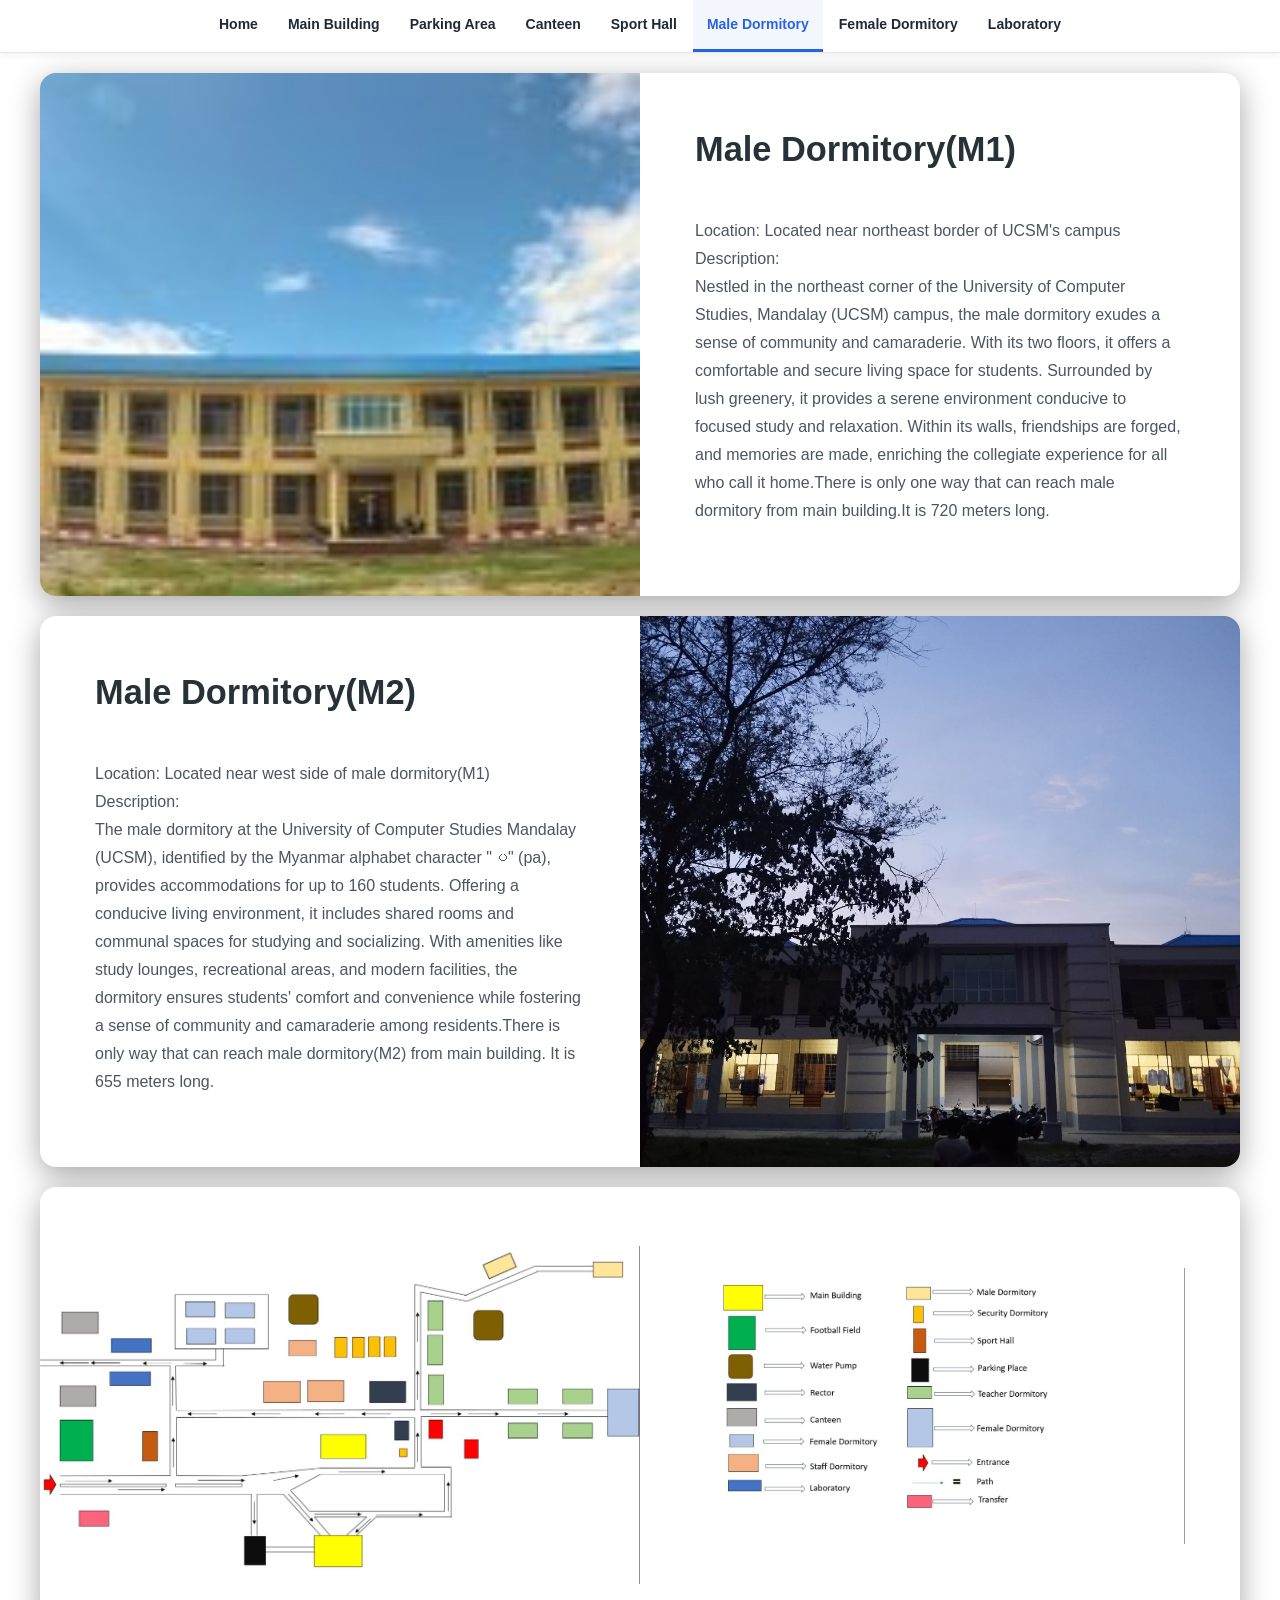
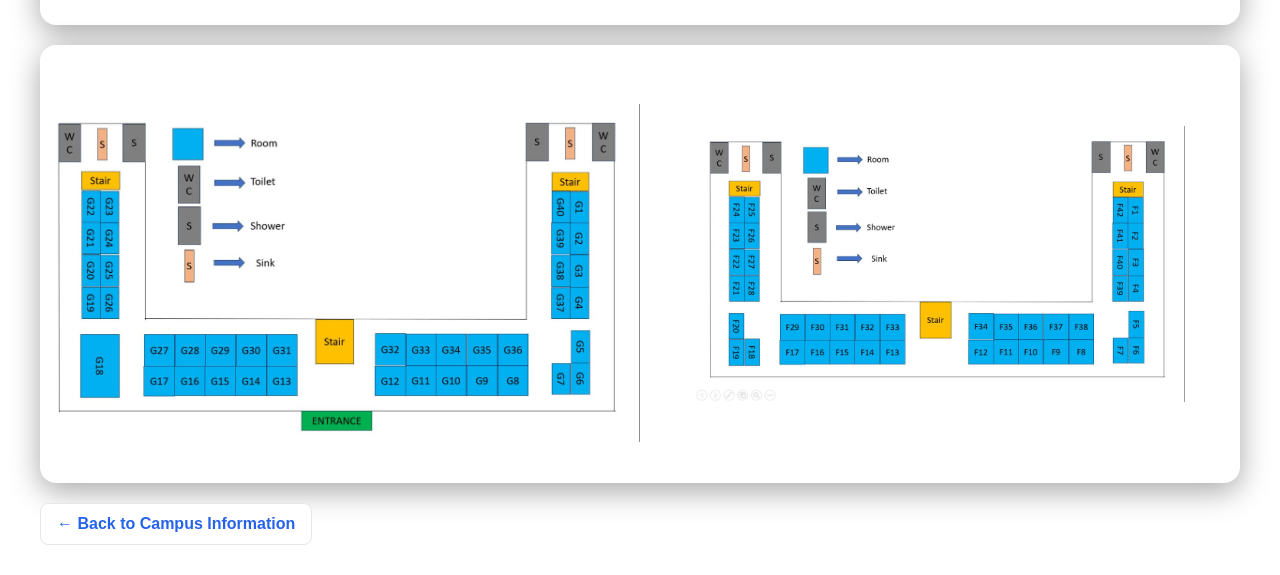
<file: maledormitory.html>
<!DOCTYPE HTML>
<html lang="en-US">
   <head>
      <meta charset="UTF-8">
      <title>Male Dormitory | UCSM</title>
      <link href="https://fonts.googleapis.com/css2?family=PT+Sans:wght@400;700&display=swap" rel="stylesheet">
      <link rel="stylesheet" href="information.css" />
        <!-- ===== Boxicons CSS ===== -->
        <link href='https://unpkg.com/boxicons@2.1.1/css/boxicons.min.css' rel='stylesheet'>

   
        
    
           <link rel="stylesheet" href="nav.css">
    <link rel="stylesheet" href="campus-nav.css">
</head>
       <body>
<div class="campus-secondary-nav" data-campus-nav>
    <div class="campus-nav-inner">
        <a class="campus-nav-toggle" href="#campus-location-links" aria-expanded="false" aria-controls="campus-location-links">
            <span>Campus Locations</span>
            <span class="campus-nav-chevron" aria-hidden="true">⌄</span>
        </a>
        <div class="campus-nav-links" id="campus-location-links">
            <a href="info.html" data-campus-link="home">Home</a>
            <a href="mainbuild.html" data-campus-link="mainbuilding">Main Building</a>
            <a href="parkingplace.html" data-campus-link="parking">Parking Area</a>
            <a href="canteen1.html" data-campus-link="canteen">Canteen</a>
            <a href="sporthall.html" data-campus-link="sport">Sport Hall</a>
            <a href="maledormitory.html" data-campus-link="male-dormitory">Male Dormitory</a>
            <a href="femaledormitory.html" data-campus-link="female-dormitory">Female Dormitory</a>
            <a href="laboratory.html" data-campus-link="laboratory">Laboratory</a>
        </div>
    </div>
</div>


     
     <script src="script.js"></script>
<script src="campus-nav.js"></script>
      <div class="section-container">
         <div class="columns image" style="background-image:url('male1.jpg')">
            &nbsp;
         </div>
         <div class="columns content">
            <div class="content-container">
               <h5>Male Dormitory(M1)</h5>
               <p>
  <br>Location: Located near northeast border of UCSM's campus
  <br>Description:<br>
  Nestled in the northeast corner of the University of Computer Studies, Mandalay (UCSM) campus, the male dormitory exudes a sense of community and camaraderie.
   With its two floors, it offers a comfortable and secure living space for students. Surrounded by lush greenery, it provides a serene environment conducive to focused study and relaxation.
    Within its walls, friendships are forged,
   and memories are made, enriching the collegiate experience for all who call it home.There is only one way that can reach male dormitory from main building.It is 720 meters long.</p>
            </div>
         </div>
      </div>
      <div class="section-container">
         <div class="columns content">
            <div class="content-container">
               <h5>Male Dormitory(M2)</h5>
               <p><br>
                  Location:  Located near west side of male dormitory(M1)<br>
                  Description:<br>
                  The male dormitory at the University of Computer Studies Mandalay (UCSM), identified by the Myanmar alphabet character "ပ" (pa), provides accommodations for up to 160 students.
                   Offering a conducive living environment, it includes shared rooms and communal spaces for studying and socializing. With amenities like study lounges, recreational areas,
                   and modern facilities, the dormitory ensures students' comfort and convenience while fostering a sense of community and camaraderie among residents.There is only way that can reach male dormitory(M2) from main building.
                   It is 655 meters long.
               </p>
            </div>
         </div>
         <div class="columns image" style="background-image:url('male2.jpg')">
            &nbsp;
         </div>
      </div>
      <div class="section-container">
         <div class="columns image">
            &nbsp;
            <img src="IMG/campus.jpg" alt="campus Map">
         </div>
         <div class="columns content">
            <div class="content-container">
               <img src="IMG/d.jpg" alt="Guide Line for Map">
            </div>
         </div>
      </div>
      <div class="section-container">
        <div class="columns image">
           &nbsp;
           <img src="IMG/mf1.jpg" alt="campus Map">
        </div>
        <div class="columns content">
           <div class="content-container">
              <img src="IMG/mf2.jpg" alt="Guide Line for Map">
           </div>
        </div>
     </div>
   
      <div class="campus-back-wrap">
         <a class="campus-back-link" href="info.html">← Back to Campus Information</a>
      </div>
   </body>
</html>
</file>
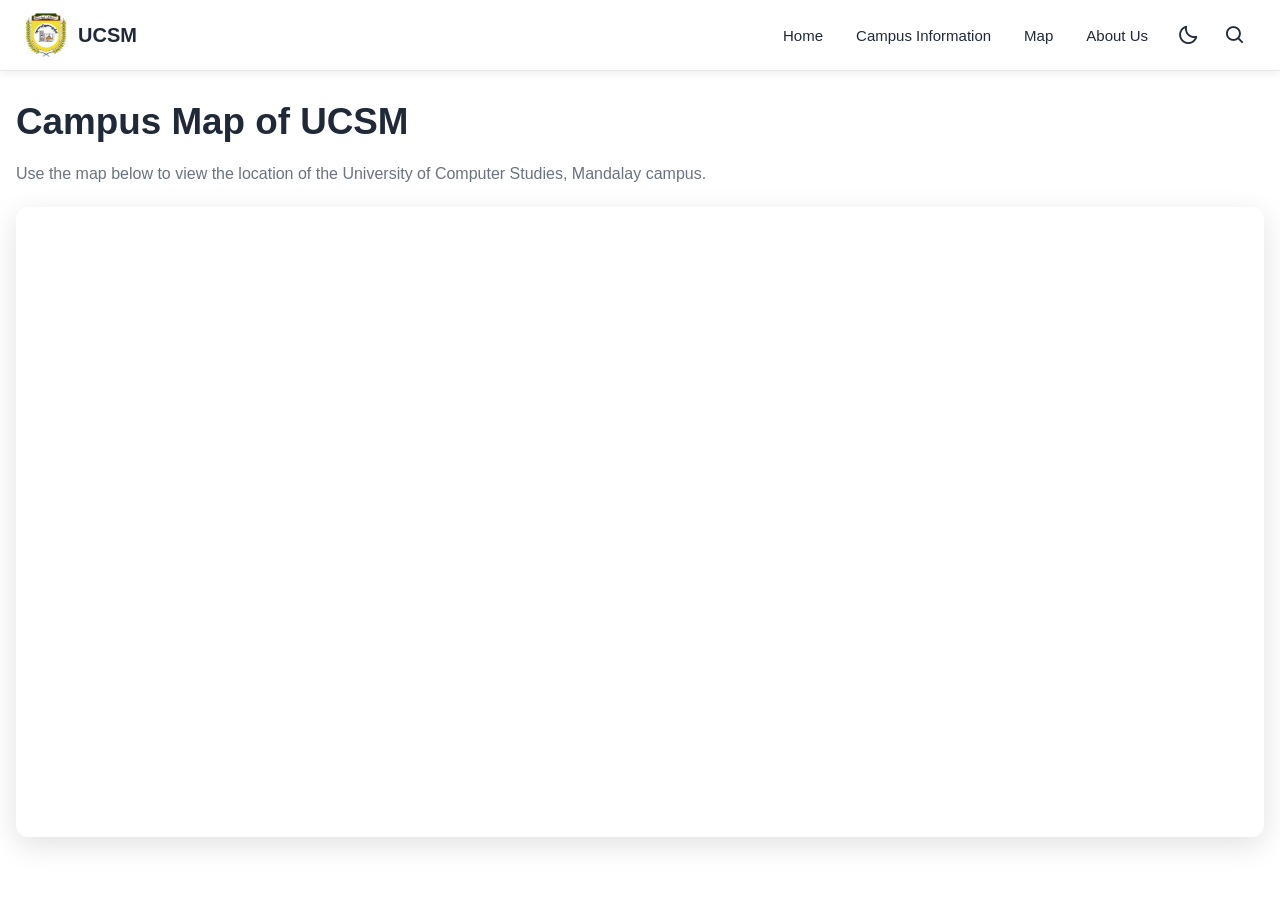
<file: map.html>
<!doctype html>
<html lang="en">
<head>
    <meta charset="UTF-8">
    <meta name="viewport" content="width=device-width, initial-scale=1.0">
    <meta name="description" content="Campus map of the University of Computer Studies, Mandalay.">
    <title>Campus Map | UCSM</title>

    <link rel="stylesheet" href="nav.css">
    <link rel="stylesheet" href="https://unpkg.com/boxicons@2.1.4/css/boxicons.min.css">

    <style>
        .map-page {
            width: min(1400px, calc(100% - 32px));
            margin: 0 auto;
            padding: 100px 0 35px;
            box-sizing: border-box;
        }

        .map-page h1 {
            margin: 0 0 16px;
            font-size: clamp(1.6rem, 3vw, 2.3rem);
            line-height: 1.2;
        }

        .map-description {
            max-width: 800px;
            margin: 0 0 20px;
            color: #6b7280;
            line-height: 1.7;
        }

        body.dark .map-description {
            color: #cbd5e1;
        }

        .map-frame {
            display: block;
            width: 100%;
            height: min(70vh, 650px);
            min-height: 420px;
            border: 0;
            border-radius: 12px;
            box-shadow: 0 8px 30px rgba(0, 0, 0, 0.12);
        }

        @media (max-width: 600px) {
            .map-page {
                width: calc(100% - 18px);
                padding-top: 84px;
            }

            .map-frame {
                height: 60vh;
                min-height: 360px;
            }
        }
    </style>
</head>
<body>
<nav class="site-nav" aria-label="Primary navigation">
    <div class="nav-bar">
        <a class="nav-logo" href="index.html" aria-label="UCSM Home">
            <img src="IMG/ucsm1.png" alt="UCSM logo">
            <span>UCSM</span>
        </a>

        <button class="menu-toggle" type="button" aria-label="Open navigation menu" aria-expanded="false">
            <i class="bx bx-menu" aria-hidden="true"></i>
        </button>

        <div class="nav-menu">
            <a class="nav-link" href="index.html">Home</a>
            <a class="nav-link" href="info.html">Campus Information</a>
            <a class="nav-link" href="map.html">Map</a>
            <a class="nav-link" href="aboutus.php">About Us</a>

            <button class="dark-light" type="button" aria-label="Toggle dark mode" aria-pressed="false">
                <i class="bx bx-moon moon" aria-hidden="true"></i>
                <i class="bx bx-sun sun" aria-hidden="true"></i>
            </button>

            <div class="search-container">
                <button class="searchToggle" type="button" aria-label="Open search" aria-expanded="false">
                    <i class="bx bx-search search" aria-hidden="true"></i>
                    <i class="bx bx-x cancel" aria-hidden="true"></i>
                </button>
                <form class="search-field" action="se.php" method="get" role="search">
                    <input type="search" name="q" placeholder="Search campus information..." aria-label="Search campus information" autocomplete="off" required>
                    <button type="submit" aria-label="Submit search">
                        <i class="bx bx-search" aria-hidden="true"></i>
                    </button>
                </form>
            </div>
        </div>
    </div>
</nav>

<main class="map-page">
    <h1>Campus Map of UCSM</h1>
    <p class="map-description">
        Use the map below to view the location of the University of Computer Studies, Mandalay campus.
    </p>

    <iframe
        class="map-frame"
        src="https://www.google.com/maps/embed?pb=!1m14!1m8!1m3!1d17152.458917232078!2d96.1819876853648!3d22.125986884768867!3m2!1i1024!2i768!4f13.1!3m3!1m2!1s0x30cb427795555555%3A0x43d0104d46b79bfc!2z4YCZ4YCU4YC54YCQ4YCc4YCx4YC44YCA4YC94YCU4YC64YCV4YC74YCw4YCQ4YCs4YCQ4YCA4YC54YCA4YCe4YCt4YCv4YCc4YC6!5e0!3m2!1smy!2smm!4v1704705622481!5m2!1smy!2smm"
        allowfullscreen
        loading="lazy"
        referrerpolicy="no-referrer-when-downgrade"
        title="UCSM campus map"
    ></iframe>
</main>

<script src="script.js"></script>
</body>
</html>
</file>
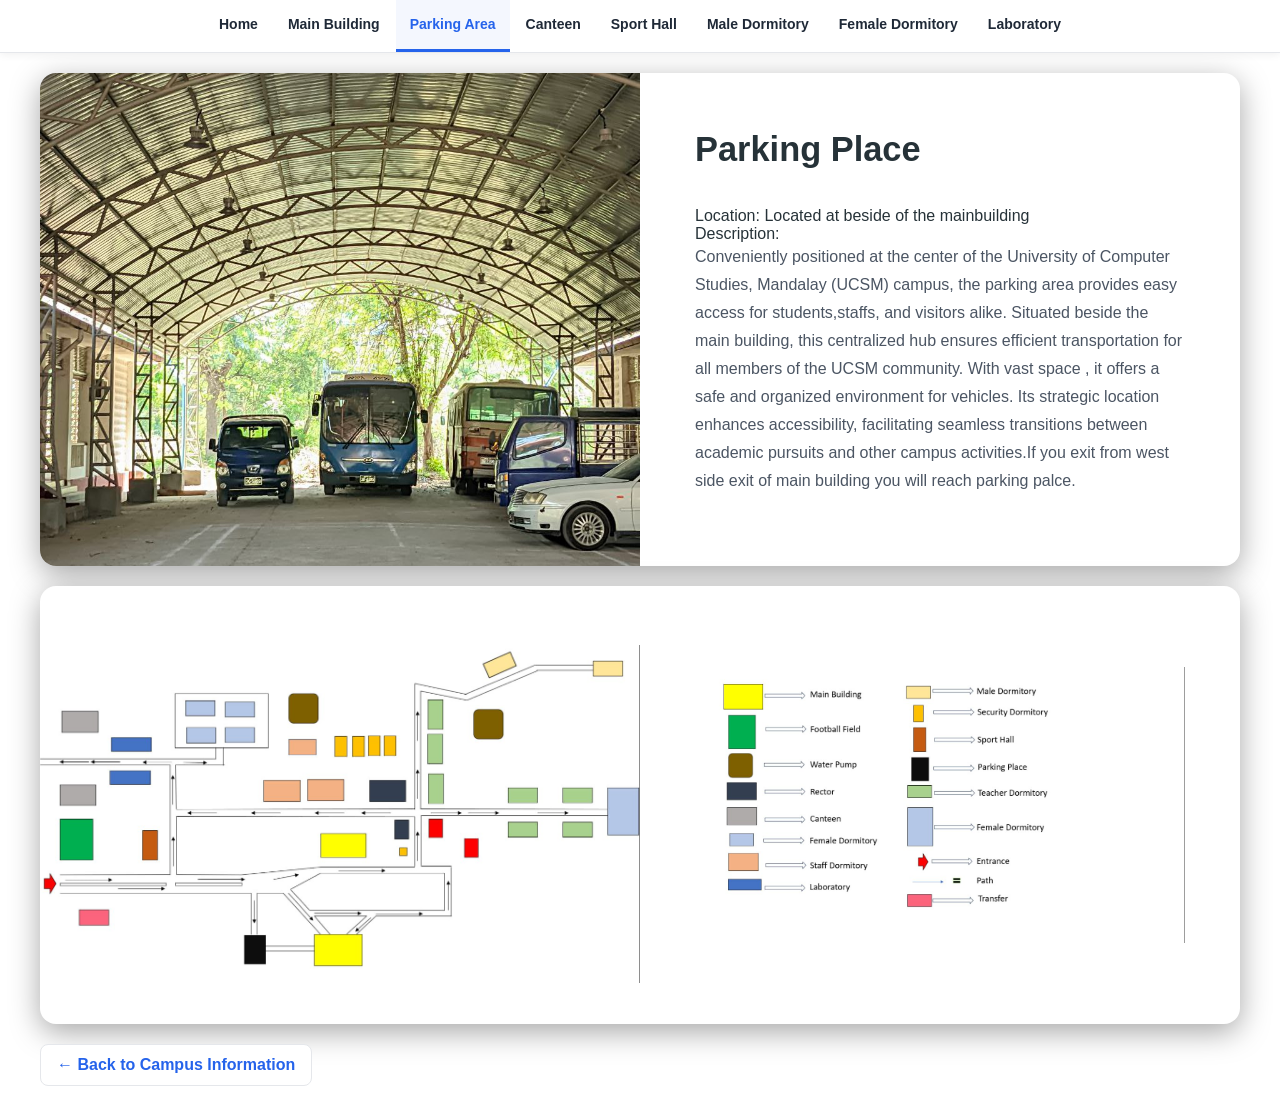
<file: parkingplace.html>
<!DOCTYPE HTML>
<html lang="en-US">
   <head>
      <meta charset="UTF-8">
      <title>Parking Area | UCSM</title>
      <link href="https://fonts.googleapis.com/css2?family=PT+Sans:wght@400;700&display=swap" rel="stylesheet">
      <link rel="stylesheet" href="information.css" />
  
            <!-- ===== Boxicons CSS ===== -->
            <link href='https://unpkg.com/boxicons@2.1.1/css/boxicons.min.css' rel='stylesheet'>
   
            
      
       <link rel="stylesheet" href="nav.css">
    <link rel="stylesheet" href="campus-nav.css">
</head>
   <body>
<div class="campus-secondary-nav" data-campus-nav>
    <div class="campus-nav-inner">
        <a class="campus-nav-toggle" href="#campus-location-links" aria-expanded="false" aria-controls="campus-location-links">
            <span>Campus Locations</span>
            <span class="campus-nav-chevron" aria-hidden="true">⌄</span>
        </a>
        <div class="campus-nav-links" id="campus-location-links">
            <a href="info.html" data-campus-link="home">Home</a>
            <a href="mainbuild.html" data-campus-link="mainbuilding">Main Building</a>
            <a href="parkingplace.html" data-campus-link="parking">Parking Area</a>
            <a href="canteen1.html" data-campus-link="canteen">Canteen</a>
            <a href="sporthall.html" data-campus-link="sport">Sport Hall</a>
            <a href="maledormitory.html" data-campus-link="male-dormitory">Male Dormitory</a>
            <a href="femaledormitory.html" data-campus-link="female-dormitory">Female Dormitory</a>
            <a href="laboratory.html" data-campus-link="laboratory">Laboratory</a>
        </div>
    </div>
</div>


 
 <script src="script.js"></script>
<script src="campus-nav.js"></script>
      <div class="section-container">
         <div class="columns image" style="background-image:url('IMG/parking.jpg')">
            &nbsp;
         </div>
         <div class="columns content">
            <div class="content-container">
               <h5>Parking Place</h5>
  <br>Location: Located at beside of the mainbuilding
  <br>Description:<br>
      <p>
         Conveniently positioned at the center of the University of Computer Studies, Mandalay (UCSM) campus,
the parking area provides easy access for students,staffs, and visitors alike. Situated beside the main building,
this centralized hub ensures efficient transportation for all members of the UCSM community. With vast space ,
it offers a safe and organized environment for vehicles. Its strategic location enhances accessibility,
facilitating seamless transitions between academic pursuits and other campus activities.If you exit from west side exit of main building you will reach parking palce.
            
      </p>
   </div>
         </div>
      </div>
      
      <div class="section-container">
         <div class="columns image">
            &nbsp;
            <img src="IMG/campus.jpg" alt="campus Map">
         </div>
         <div class="columns content">
            <div class="content-container">
               <img src="IMG/d.jpg" alt="Guide Line for Map">
            </div>
         </div>
      </div>
   
      <div class="campus-back-wrap">
         <a class="campus-back-link" href="info.html">← Back to Campus Information</a>
      </div>
   </body>
</html>
</file>
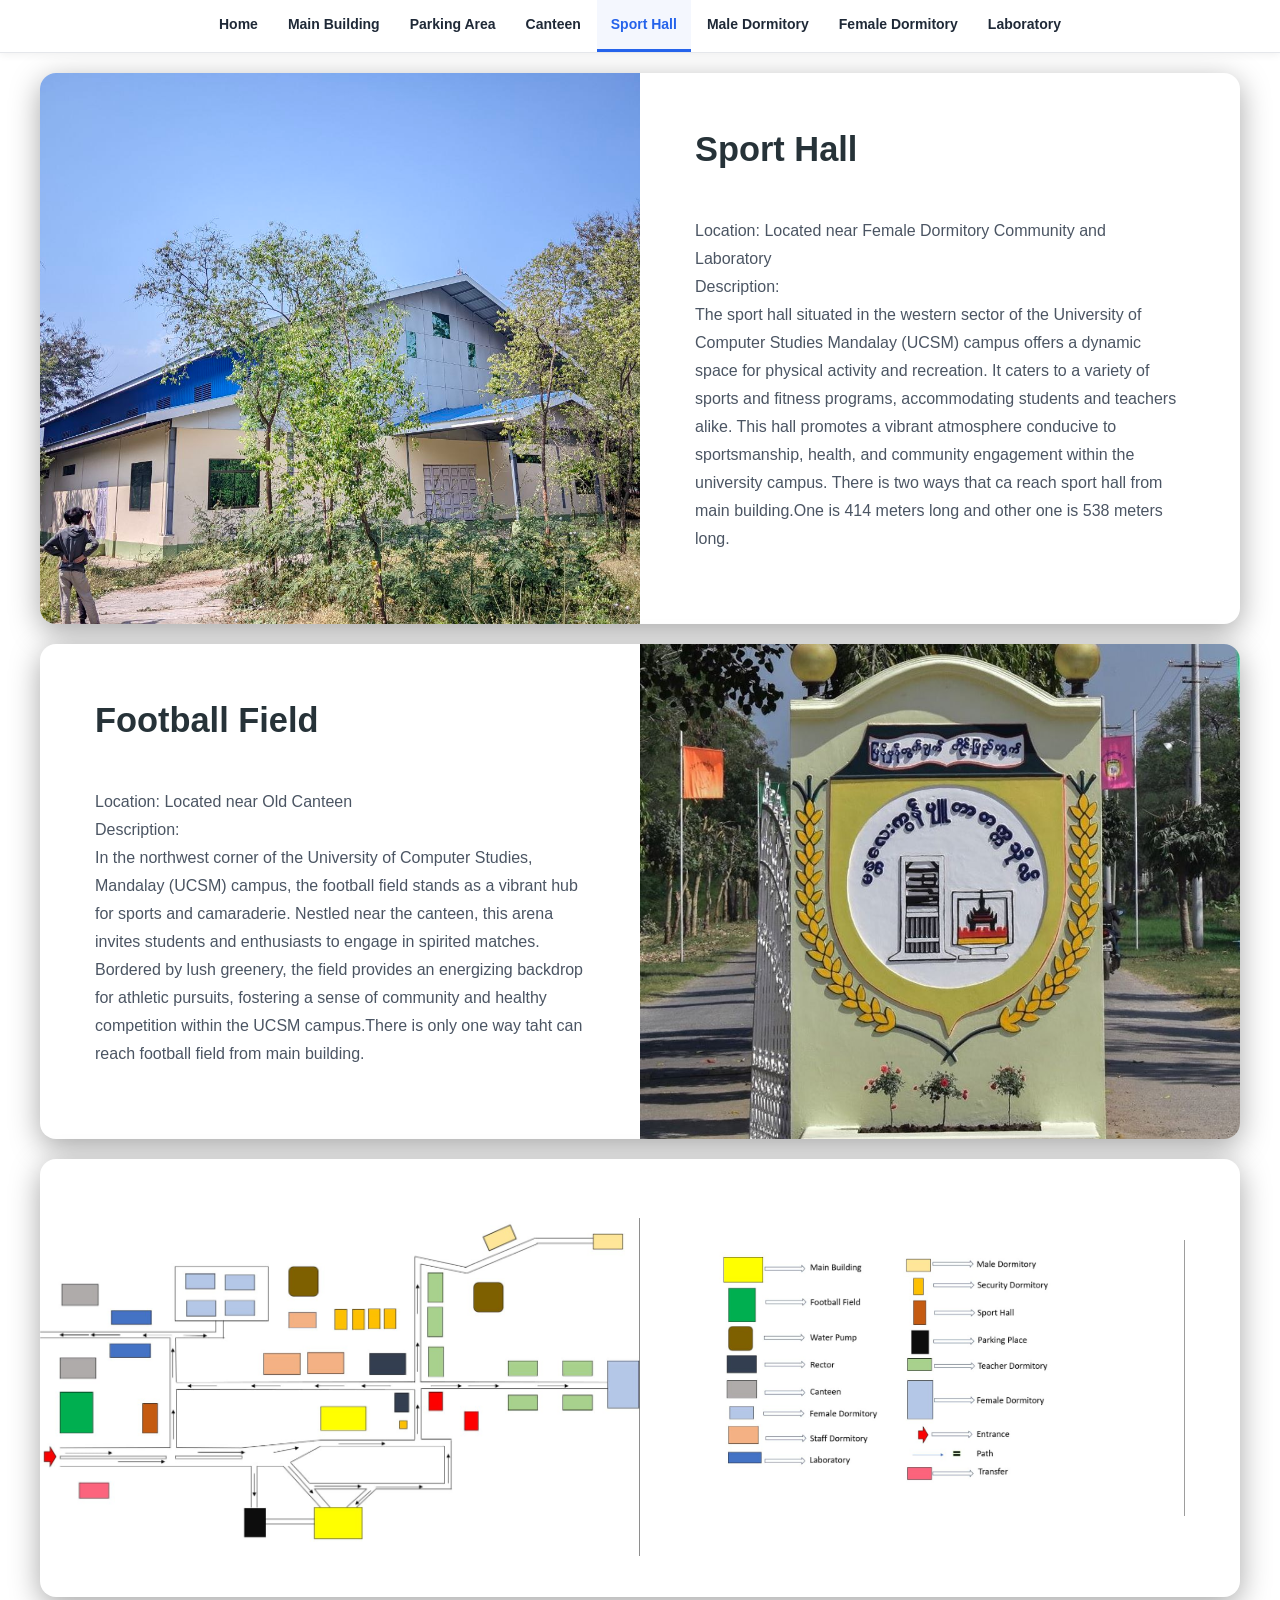
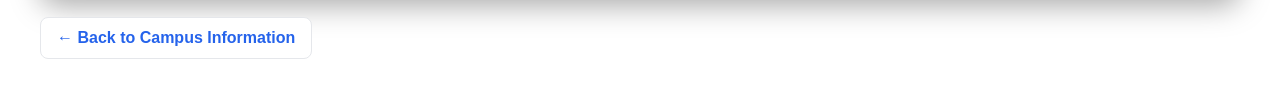
<file: sporthall.html>
<!DOCTYPE HTML>
<html lang="en-US">
   <head>
      <meta charset="UTF-8">
      <title>Sport Hall | UCSM</title>
      <link href="https://fonts.googleapis.com/css2?family=PT+Sans:wght@400;700&display=swap" rel="stylesheet">
      <link rel="stylesheet" href="information.css" />
        <!-- ===== Boxicons CSS ===== -->
        <link href='https://unpkg.com/boxicons@2.1.1/css/boxicons.min.css' rel='stylesheet'>

   
        
    
           <link rel="stylesheet" href="nav.css">
    <link rel="stylesheet" href="campus-nav.css">
</head>
       <body>
<div class="campus-secondary-nav" data-campus-nav>
    <div class="campus-nav-inner">
        <a class="campus-nav-toggle" href="#campus-location-links" aria-expanded="false" aria-controls="campus-location-links">
            <span>Campus Locations</span>
            <span class="campus-nav-chevron" aria-hidden="true">⌄</span>
        </a>
        <div class="campus-nav-links" id="campus-location-links">
            <a href="info.html" data-campus-link="home">Home</a>
            <a href="mainbuild.html" data-campus-link="mainbuilding">Main Building</a>
            <a href="parkingplace.html" data-campus-link="parking">Parking Area</a>
            <a href="canteen1.html" data-campus-link="canteen">Canteen</a>
            <a href="sporthall.html" data-campus-link="sport">Sport Hall</a>
            <a href="maledormitory.html" data-campus-link="male-dormitory">Male Dormitory</a>
            <a href="femaledormitory.html" data-campus-link="female-dormitory">Female Dormitory</a>
            <a href="laboratory.html" data-campus-link="laboratory">Laboratory</a>
        </div>
    </div>
</div>


     
     <script src="script.js"></script>
<script src="campus-nav.js"></script>
      <div class="section-container">
         <div class="columns image" style="background-image:url('IMG/sport.jpg')">
            &nbsp;
         </div>
         <div class="columns content">
            <div class="content-container">
               <h5>Sport Hall</h5>
      <p>         
  <br>Location: Located near Female Dormitory Community and Laboratory
  <br>Description:<br>
  The sport hall situated in the western sector of the University of Computer Studies Mandalay (UCSM) campus offers a dynamic space for physical activity and recreation.
  It caters to a variety of sports and fitness programs, accommodating students and teachers alike.
  This hall promotes a vibrant atmosphere conducive to sportsmanship, health, and community engagement within the university campus.
  There is two ways that ca reach sport hall from main building.One is 414 meters long and other one is 538 meters long.</p>
            </div>
         </div>
      </div>
 
      <div class="section-container">
        <div class="columns content">
           <div class="content-container">
              <h5>Football Field</h5>
              <p>
                <br>Location: Located near Old Canteen
                <br>Description:<br>
                In the northwest corner of the University of Computer Studies, Mandalay (UCSM) campus, the football field stands as a vibrant hub for sports and camaraderie.
                 Nestled near the canteen, this arena invites students and enthusiasts to engage in spirited matches. Bordered by lush greenery, the field provides an energizing
                  backdrop for athletic pursuits,
                 fostering a sense of community and healthy competition within the UCSM campus.There is only one way taht can reach football field from main building.
              </p>
           </div>
        </div>
        <div class="columns image" style="background-image:url('IMG/background.jpg')">
           &nbsp;
        </div>
     </div>

      <div class="section-container">
         <div class="columns image">
            &nbsp;
            <img src="IMG/campus.jpg" alt="campus Map">
         </div>
         <div class="columns content">
            <div class="content-container">
               <img src="IMG/d.jpg" alt="Guide Line for Map">
            </div>
         </div>
      </div>
   
      <div class="campus-back-wrap">
         <a class="campus-back-link" href="info.html">← Back to Campus Information</a>
      </div>
   </body>
</html>
</file>
<file: nav.css>
/* =========================================================
   UCSM SHARED NAVIGATION
   ========================================================= */

:root {
    --nav-bg: #ffffff;
    --nav-text: #1f2937;
    --nav-hover: #2563eb;
    --page-bg: #ffffff;
    --page-text: #1f2937;
    --panel-bg: #f8fafc;
    --border: #e5e7eb;
    --nav-height: 70px;
}

body.dark {
    --nav-bg: #18191a;
    --nav-text: #f3f4f6;
    --nav-hover: #60a5fa;
    --page-bg: #18191a;
    --page-text: #f3f4f6;
    --panel-bg: #242526;
    --border: #3a3b3c;
}

html {
    scroll-behavior: smooth;
}

body {
    margin: 0;
    padding: 0;
    background: var(--page-bg);
    color: var(--page-text);
    font-family: Arial, Helvetica, sans-serif;
    transition: background-color .3s ease, color .3s ease;
}

/* Fixed header */
.site-nav {
    position: fixed;
    top: 0;
    left: 0;
    width: 100%;
    height: var(--nav-height);
    background: var(--nav-bg);
    border-bottom: 1px solid var(--border);
    box-shadow: 0 2px 10px rgba(0,0,0,.08);
    z-index: 10000;
    transition: background-color .3s ease, border-color .3s ease;
}

.nav-bar {
    width: min(1400px, 100%);
    height: 100%;
    margin: 0 auto;
    padding: 0 24px;
    box-sizing: border-box;
    display: flex;
    align-items: center;
    justify-content: space-between;
    gap: 20px;
}

/* Logo */
.nav-logo {
    display: flex;
    align-items: center;
    gap: 10px;
    flex-shrink: 0;
    color: var(--nav-text);
    text-decoration: none;
    font-size: 20px;
    font-weight: 700;
    white-space: nowrap;
}

.nav-logo img {
    width: 44px !important;
    height: 44px !important;
    max-width: 44px !important;
    object-fit: contain;
    display: block;
    margin: 0 !important;
    padding: 0 !important;
    position: static !important;
}

/* Menu */
.nav-menu {
    display: flex;
    align-items: center;
    justify-content: flex-end;
    gap: 5px;
    margin-left: auto;
}

.nav-link {
    display: flex;
    align-items: center;
    justify-content: center;
    min-height: 42px;
    padding: 0 14px;
    color: var(--nav-text);
    text-decoration: none;
    font-size: 15px;
    font-weight: 500;
    white-space: nowrap;
    border-radius: 7px;
    transition: color .2s ease, background-color .2s ease;
}

.nav-link:hover,
.nav-link:focus-visible {
    color: var(--nav-hover);
    background: rgba(37,99,235,.08);
    outline: none;
}

/* Icon buttons */
.dark-light,
.searchToggle,
.menu-toggle {
    border: 0 !important;
    outline: 0;
    background: transparent !important;
    color: var(--nav-text);
    cursor: pointer;
}

.dark-light,
.searchToggle {
    width: 42px;
    height: 42px;
    padding: 0 !important;
    border-radius: 50%;
    display: flex;
    align-items: center;
    justify-content: center;
    position: relative !important;
    margin: 0 !important;
    font-size: 22px;
}

.dark-light:hover,
.searchToggle:hover {
    color: var(--nav-hover);
    background: rgba(37,99,235,.08) !important;
}

.dark-light i,
.searchToggle i {
    position: static !important;
    margin: 0 !important;
    padding: 0 !important;
    color: inherit;
    font-size: inherit;
    pointer-events: none;
}

.dark-light .moon,
.searchToggle .search {
    display: block;
}

.dark-light .sun,
.searchToggle .cancel {
    display: none;
}

.dark-light.active .moon,
.searchToggle.active .search {
    display: none;
}

.dark-light.active .sun,
.searchToggle.active .cancel {
    display: block;
}

/* Search */
.search-container {
    position: relative;
    display: flex;
    align-items: center;
    flex-shrink: 0;
}

.search-field {
    position: absolute;
    top: calc(100% + 10px);
    right: 0;
    width: 320px;
    min-height: 50px;
    padding: 5px;
    box-sizing: border-box;
    display: flex;
    align-items: center;
    background: var(--nav-bg);
    border: 1px solid var(--border);
    border-radius: 8px;
    box-shadow: 0 8px 25px rgba(0,0,0,.15);
    opacity: 0;
    visibility: hidden;
    pointer-events: none;
    transform: translateY(-8px);
    transition: opacity .2s ease, visibility .2s ease, transform .2s ease;
    z-index: 10003;
}

.searchToggle.active + .search-field {
    opacity: 1;
    visibility: visible;
    pointer-events: auto;
    transform: translateY(0);
}

.search-field input {
    flex: 1;
    min-width: 0;
    height: 40px;
    padding: 0 12px !important;
    border: 0 !important;
    outline: none !important;
    background: transparent !important;
    color: var(--nav-text) !important;
    font-size: 14px;
    box-sizing: border-box;
}

.search-field input::placeholder {
    color: #888;
}

.search-field button {
    width: 40px;
    height: 40px;
    flex-shrink: 0;
    display: flex;
    align-items: center;
    justify-content: center;
    padding: 0 !important;
    border: 0 !important;
    border-radius: 6px;
    background: #2563eb !important;
    color: #fff !important;
    font-size: 19px;
    cursor: pointer;
    position: static !important;
}

.search-field button:hover {
    background: #1d4ed8 !important;
}

/* Hamburger */
.menu-toggle {
    display: none;
    width: 44px;
    height: 44px;
    flex-shrink: 0;
    align-items: center;
    justify-content: center;
    padding: 0 !important;
    border-radius: 7px;
    font-size: 30px;
    z-index: 10005;
}

.menu-toggle i {
    position: static !important;
    margin: 0 !important;
    font-size: inherit;
    pointer-events: none;
}

.menu-toggle:hover {
    color: var(--nav-hover);
    background: rgba(37,99,235,.08) !important;
}

/* Mobile */
@media (max-width: 900px) {
    .nav-bar {
        padding: 0 18px;
    }

    .nav-logo {
        order: 1;
    }

    .menu-toggle {
        display: flex;
        order: 2;
    }

    .nav-menu {
        position: fixed;
        top: var(--nav-height);
        left: 0;
        width: 100%;
        height: calc(100vh - var(--nav-height));
        box-sizing: border-box;
        padding: 25px 20px 40px;
        background: var(--nav-bg);
        border-top: 1px solid var(--border);
        display: flex;
        flex-direction: column;
        align-items: stretch;
        justify-content: flex-start;
        gap: 5px;
        margin: 0;
        overflow-y: auto;
        transform: translateX(-100%);
        opacity: 0;
        visibility: hidden;
        pointer-events: none;
        transition: transform .3s ease, opacity .3s ease, visibility .3s ease;
        z-index: 10001;
    }

    .site-nav.active .nav-menu {
        transform: translateX(0);
        opacity: 1;
        visibility: visible;
        pointer-events: auto;
    }

    .nav-link {
        width: 100%;
        min-height: 52px;
        justify-content: flex-start;
        padding: 0 18px;
        box-sizing: border-box;
        font-size: 16px;
    }

    .dark-light {
        width: 100%;
        height: 52px;
        justify-content: flex-start;
        padding: 0 18px !important;
        border-radius: 7px;
    }

    .search-container {
        width: 100%;
        display: flex;
        flex-direction: column;
        align-items: stretch;
    }

    .searchToggle {
        width: 100%;
        height: 52px;
        justify-content: flex-start;
        padding: 0 18px !important;
        border-radius: 7px;
    }

    .search-field {
        position: relative;
        top: auto;
        right: auto;
        width: 100%;
        margin-top: 5px;
        transform: translateY(-5px);
    }

    .searchToggle.active + .search-field {
        transform: translateY(0);
    }
}

@media (max-width: 480px) {
    :root {
        --nav-height: 64px;
    }

    .nav-bar {
        padding: 0 12px;
    }

    .nav-logo {
        font-size: 18px;
    }

    .nav-logo img {
        width: 36px !important;
        height: 36px !important;
        max-width: 36px !important;
    }

    .menu-toggle {
        width: 42px;
        height: 42px;
        font-size: 28px;
    }

    .nav-menu {
        top: var(--nav-height);
        height: calc(100vh - var(--nav-height));
        padding: 20px 14px 30px;
    }
}
</file>
<file: videoedit.css>
body {
    background: var(--page-bg);
    color: var(--page-text);
}

.home-main {
    width: min(1400px, calc(100% - 32px));
    margin: 0 auto;
    padding: 100px 0 35px;
}

.home_details {
    margin: 0 auto 24px;
    max-width: 1100px;
    text-align: center;
    color: var(--page-text);
    font-size: clamp(1.7rem, 4vw, 3.1rem);
    line-height: 1.2;
    font-weight: 700;
}

.home-intro {
    max-width: 760px;
    margin: 0 auto 28px;
    text-align: center;
    color: #6b7280;
    font-size: 1.05rem;
    line-height: 1.7;
}

body.dark .home-intro {
    color: #cbd5e1;
}

.section {
    display: block;
    width: 100%;
    max-width: 1200px;
    height: auto;
    max-height: 70vh;
    min-height: 300px;
    margin: 0 auto;
    object-fit: cover;
    border-radius: 14px;
    box-shadow: 0 14px 35px rgba(0, 0, 0, 0.16);
}

@media (max-width: 600px) {
    .home-main {
        width: calc(100% - 20px);
        padding-top: 84px;
    }

    .home_details {
        font-size: 1.75rem;
        margin-bottom: 14px;
    }

    .home-intro {
        font-size: 0.96rem;
        margin-bottom: 20px;
    }

    .section {
        min-height: 220px;
        max-height: 55vh;
        border-radius: 10px;
    }
}
</file>
<file: footer.css>
footer{background:#111827;color:#fff;margin-top:0;padding:42px 20px;font-family:'Poppins',system-ui,sans-serif}.footerInfo{width:100%}.footerContainer{width:min(1200px,100%);margin:auto}.footerItem{display:grid;grid-template-columns:repeat(4,minmax(0,1fr));gap:30px}.socialInfo{min-width:0}.mainTitle h4{margin:0 0 14px;font-size:1.05rem}.socialItem{display:flex;flex-direction:column;gap:8px}.socialItem span,.socialInfo p{margin:0;color:#d1d5db;line-height:1.6}.socialInfo a{color:#fff}.socialLink{display:inline-grid;place-items:center;width:36px;height:36px;border-radius:50%;margin-right:7px}.addressTitle{font-weight:400;line-height:1.5}@media(max-width:900px){.footerItem{grid-template-columns:repeat(2,minmax(0,1fr));gap:24px}}@media(max-width:575px){footer{padding:32px 18px}.footerItem{grid-template-columns:1fr;gap:22px}}
</file>
<file: information.css>
@import url('https://fonts.googleapis.com/css2?family=PT+Sans:wght@400;700&display=swap');

:root {
    --about-bg: #eef2f7;
    --about-panel: #ffffff;
    --about-text: #263238;
    --about-muted: #4b5563;
}

body.dark {
    --about-bg: #18191a;
    --about-panel: #242526;
    --about-text: #f3f4f6;
    --about-muted: #d1d5db;
}

body {
    margin: 0;
    background: var(--about-bg);
    color: var(--about-text);
    font-family: 'PT Sans', Arial, sans-serif;
}

/* Campus detail pages use the secondary campus navigation as their only top navigation. */
.campus-secondary-nav + .section-container {
    margin-top: 20px !important;
}

.section-container {
    width: min(1200px, calc(100% - 32px));
    margin: 20px auto;
    display: grid;
    grid-template-columns: 1fr 1fr;
    background: var(--about-panel);
    color: var(--about-text);
    border-radius: 16px;
    overflow: hidden;
    box-shadow: 0 8px 30px rgba(0, 0, 0, 0.08);
}

.section-container .columns {
    min-width: 0;
}

.section-container .columns.image {
    min-height: 420px;
    background-position: center;
    background-repeat: no-repeat;
    background-size: cover;
}

.section-container .columns.image img {
    display: block;
    width: 100%;
    height: 100%;
    min-height: 420px;
    object-fit: cover;
    margin: 0;
}

.section-container .columns.content {
    display: flex;
    align-items: center;
}

.section-container .content-container {
    width: 100%;
    padding: clamp(25px, 5vw, 55px);
    box-sizing: border-box;
}

.section-container h2,
.section-container h5 {
    margin: 0 0 18px;
    color: var(--about-text);
    font-size: clamp(1.5rem, 3vw, 2.15rem);
    line-height: 1.25;
}

.section-container p {
    margin: 0 0 16px;
    color: var(--about-muted);
    font-size: 1rem;
    line-height: 1.75;
}

.section-container br + br {
    line-height: 1;
}

/* Detail-page media must stay inside its grid cell at every viewport size. */
.section-container img {
    max-width: 100%;
    height: auto;
}

.section-container .columns.image img {
    object-fit: cover;
}

.section-container .content-container > img {
    display: block;
    width: 100%;
    max-width: 100%;
    height: auto;
    object-fit: contain;
}

@media (max-width: 900px) {
    .section-container {
        grid-template-columns: 1fr;
    }

    .section-container .columns.image {
        min-height: clamp(220px, 45vw, 360px);
        height: clamp(220px, 45vw, 360px);
    }

    .section-container .columns.image img {
        width: 100%;
        height: 100%;
        min-height: 0;
        object-fit: cover;
    }

    .section-container .content-container {
        padding: clamp(22px, 5vw, 40px);
    }
}

@media (max-width: 480px) {
    .section-container {
        width: calc(100% - 20px);
        margin: 12px auto;
        border-radius: 12px;
    }

    .section-container .columns.image {
        min-height: 210px;
        height: 210px;
    }

    .section-container .content-container {
        padding: 22px 18px;
    }

    .section-container p {
        font-size: .98rem;
        line-height: 1.65;
        overflow-wrap: anywhere;
    }
}

.about-page {
    background: var(--about-bg);
    color: var(--about-text);
    padding-top: 70px;
    min-height: 100vh;
    font-family: 'PT Sans', Arial, sans-serif;
}

.about-hero {
    width: min(1200px, calc(100% - 32px));
    margin: 28px auto 20px;
    text-align: center;
}

.about-hero h1 {
    margin: 0 0 8px;
    font-size: clamp(1.8rem, 4vw, 2.8rem);
    line-height: 1.2;
}

.about-hero p {
    margin: 0 auto;
    max-width: 760px;
    color: var(--about-muted);
    font-size: 1.05rem;
    line-height: 1.7;
}

.about-page .section-container {
    margin-top: 20px;
}

.about-page .section-container h2 {
    margin-bottom: 18px;
}

@media (max-width: 767px) {
    .section-container {
        width: calc(100% - 22px);
        grid-template-columns: 1fr;
        margin: 16px auto;
        border-radius: 12px;
    }

    .section-container .columns.image {
        min-height: 250px;
        height: 250px;
    }

    .section-container .columns.image img {
        min-height: 250px;
    }

    .section-container .content-container {
        padding: 25px 20px;
    }

    .section-container h2,
    .section-container h5 {
        font-size: 1.5rem;
    }

    .about-page {
        padding-top: 64px;
    }

    .about-hero {
        width: calc(100% - 22px);
        margin-top: 22px;
    }

    .about-hero p {
        font-size: 0.98rem;
    }
}


.campus-back-wrap {
    width: min(1200px, calc(100% - 32px));
    margin: 0 auto 30px;
    display: flex;
    justify-content: flex-start;
}

.campus-back-link {
    display: inline-flex;
    align-items: center;
    min-height: 42px;
    padding: 0 16px;
    box-sizing: border-box;
    border: 1px solid var(--border, #e5e7eb);
    border-radius: 8px;
    color: var(--nav-hover, #2563eb);
    background: var(--about-panel, #fff);
    text-decoration: none;
    font-weight: 700;
}

.campus-back-link:hover,
.campus-back-link:focus-visible {
    background: rgba(37,99,235,.07);
    outline: none;
}

@media (max-width: 480px) {
    .campus-back-wrap {
        width: calc(100% - 20px);
        margin-bottom: 22px;
    }
}


/* =========================================================
   CAMPUS INFORMATION DETAIL PAGES
   RESPONSIVE MEDIA + LIGHT/DARK MODE
   ========================================================= */

/* Prevent anything on the information pages from causing
   horizontal scrolling */
html,
body {
    width: 100%;
    max-width: 100%;
    overflow-x: hidden;
}

*,
*::before,
*::after {
    box-sizing: border-box;
}


/* =========================================================
   DETAIL PAGE CONTAINER
   ========================================================= */

.section-container {
    width: min(1200px, calc(100% - 32px));
    max-width: 100%;
    margin: 20px auto;

    display: grid;
    grid-template-columns: minmax(0, 1fr) minmax(0, 1fr);

    background: var(--about-panel);
    color: var(--about-text);

    border-radius: 16px;
    overflow: hidden;

    box-shadow: 0 8px 30px rgba(0, 0, 0, 0.08);
}


/* Very important:
   Grid children must be allowed to shrink. */
.section-container .columns {
    min-width: 0;
    max-width: 100%;
}


/* =========================================================
   IMAGE COLUMN
   ========================================================= */

.section-container .columns.image {
    width: 100%;
    min-width: 0;
    min-height: 420px;

    background-position: center;
    background-repeat: no-repeat;
    background-size: cover;

    overflow: hidden;
}


/* Images that are actual <img> elements */
.section-container .columns.image img {
    display: block;

    width: 100%;
    max-width: 100%;

    height: 100%;
    min-height: 420px;

    object-fit: cover;

    margin: 0;
}


/* =========================================================
   CONTENT COLUMN
   ========================================================= */

.section-container .columns.content {
    width: 100%;
    min-width: 0;

    display: flex;
    align-items: center;
}

.section-container .content-container {
    width: 100%;
    max-width: 100%;

    padding: clamp(25px, 5vw, 55px);

    overflow-wrap: anywhere;
    word-wrap: break-word;
}


/* =========================================================
   ALL IMAGES INSIDE INFORMATION CONTENT
   ========================================================= */

.section-container img {
    display: block;

    max-width: 100%;
    height: auto;

    object-fit: contain;
}


/* Specifically for the campus map image */
.section-container .columns.image img[alt*="Map"],
.section-container .columns.image img[alt*="map"] {
    width: 100%;
    max-width: 100%;
    height: auto;
    object-fit: contain;
}


/* =========================================================
   VIDEOS
   ========================================================= */

.section-container video {
    display: block;

    width: 100%;
    max-width: 100%;
    height: auto;

    object-fit: contain;
}


/* =========================================================
   IFRAME / EMBED / MAP
   ========================================================= */

.section-container iframe,
.section-container embed,
.section-container object {
    display: block;

    width: 100%;
    max-width: 100%;

    border: 0;
}


/* =========================================================
   TEXT
   ========================================================= */

.section-container h2,
.section-container h5 {
    max-width: 100%;

    margin: 0 0 18px;

    color: var(--about-text);

    font-size: clamp(1.5rem, 3vw, 2.15rem);
    line-height: 1.25;

    overflow-wrap: anywhere;
}

.section-container p {
    max-width: 100%;

    margin: 0 0 16px;

    color: var(--about-muted);

    font-size: 1rem;
    line-height: 1.75;

    overflow-wrap: anywhere;
    word-wrap: break-word;
}


/* =========================================================
   TABLET
   ========================================================= */

@media (max-width: 900px) {

    .section-container {
        width: calc(100% - 30px);

        grid-template-columns: 1fr;

        margin: 18px auto;
    }


    /* Image comes first and becomes responsive */
    .section-container .columns.image {
        width: 100%;

        min-height: 0;
        height: auto;

        background-size: cover;
        background-position: center;
    }


    .section-container .columns.image img {
        width: 100%;
        max-width: 100%;

        height: auto;
        min-height: 0;

        object-fit: contain;
    }


    .section-container .columns.content {
        width: 100%;
    }


    .section-container .content-container {
        width: 100%;
        max-width: 100%;

        padding: clamp(22px, 5vw, 40px);
    }
}


/* =========================================================
   MOBILE
   ========================================================= */

@media (max-width: 600px) {

    .section-container {
        width: calc(100% - 20px);

        margin: 12px auto;

        border-radius: 12px;

        display: flex;
        flex-direction: column;
    }


    /* Make sure image never creates horizontal overflow */
    .section-container .columns.image {
        width: 100%;
        max-width: 100%;

        min-height: 0;
        height: auto;

        overflow: hidden;
    }


    .section-container .columns.image img {
        display: block;

        width: 100%;
        max-width: 100%;

        height: auto;
        min-height: 0;

        object-fit: contain;
    }


    .section-container .columns.content {
        width: 100%;
        max-width: 100%;
    }


    .section-container .content-container {
        width: 100%;
        max-width: 100%;

        padding: 22px 18px;
    }


    .section-container h2,
    .section-container h5 {
        font-size: 1.5rem;
        line-height: 1.3;
    }


    .section-container p {
        font-size: 0.98rem;
        line-height: 1.65;
    }
}


/* =========================================================
   SMALL PHONES
   ========================================================= */

@media (max-width: 390px) {

    .section-container {
        width: calc(100% - 14px);

        margin: 8px auto;

        border-radius: 10px;
    }


    .section-container .content-container {
        padding: 18px 15px;
    }


    .section-container h2,
    .section-container h5 {
        font-size: 1.35rem;
    }


    .section-container p {
        font-size: 0.95rem;
    }
}


/* =========================================================
   DARK MODE
   ========================================================= */

body.dark {
    --about-bg: #121212;
    --about-panel: #1e1e1e;
    --about-text: #f5f5f5;
    --about-muted: #d0d0d0;

    background: var(--about-bg);
    color: var(--about-text);
}


/* Detail cards/panels */
body.dark .section-container,
body:not(.light) .section-container {
    box-shadow: 0 8px 30px rgba(0, 0, 0, 0.35);
}

@media (prefers-color-scheme: dark) {
    body:not(.light) .section-container {
        box-shadow: 0 8px 30px rgba(0, 0, 0, 0.35);
    }
}


/* Text */
body.dark .section-container h2,
body.dark .section-container h5 {
    color: var(--about-text);
}

body.dark .section-container p {
    color: var(--about-muted);
}


/* =========================================================
   LIGHT MODE
   ========================================================= */

body.light {
    --about-bg: #eef2f7;
    --about-panel: #ffffff;
    --about-text: #263238;
    --about-muted: #4b5563;

    background: var(--about-bg);
    color: var(--about-text);
}

body.light .section-container {
    background: var(--about-panel);
    color: var(--about-text);
}


/* =========================================================
   SYSTEM DARK MODE
   Works when no manual theme is selected.
   ========================================================= */

@media (prefers-color-scheme: dark) {

    body:not(.light) {
        --about-bg: #121212;
        --about-panel: #1e1e1e;
        --about-text: #f5f5f5;
        --about-muted: #d0d0d0;

        background: var(--about-bg);
        color: var(--about-text);
    }

    body:not(.light) .section-container {
        background: var(--about-panel);
        color: var(--about-text);

        box-shadow: 0 8px 30px rgba(0, 0, 0, 0.35);
    }
}
</file>
<file: campus-nav.css>
/* Secondary navigation for campus/information pages.
   Kept separate from the primary website navigation. */
.campus-secondary-nav {
    position: relative;
    z-index: 10000;
    margin-top: 0;
    width: 100%;
    background: var(--nav-bg, #fff);
    border-bottom: 1px solid var(--border, #e5e7eb);
    box-shadow: 0 2px 8px rgba(0,0,0,.06);
}

.campus-nav-inner {
    width: min(1400px, calc(100% - 32px));
    min-height: 52px;
    margin: 0 auto;
    display: flex;
    align-items: center;
}

.campus-nav-links {
    width: 100%;
    display: flex;
    align-items: stretch;
    justify-content: center;
    flex-wrap: wrap;
    gap: 2px;
}

.campus-nav-links a {
    min-height: 52px;
    padding: 0 14px;
    box-sizing: border-box;
    display: inline-flex;
    align-items: center;
    justify-content: center;
    color: var(--nav-text, #1f2937);
    text-decoration: none;
    font-size: 14px;
    font-weight: 600;
    line-height: 1.25;
    border-bottom: 3px solid transparent;
    transition: color .2s ease, background-color .2s ease, border-color .2s ease;
}

.campus-nav-links a:hover,
.campus-nav-links a:focus-visible {
    color: var(--nav-hover, #2563eb);
    background: rgba(37,99,235,.07);
    outline: none;
}

.campus-nav-links a.active {
    color: var(--nav-hover, #2563eb);
    border-bottom-color: var(--nav-hover, #2563eb);
    background: rgba(37,99,235,.05);
}

.campus-nav-toggle {
    display: none;
}

body.dark .campus-secondary-nav {
    box-shadow: 0 2px 8px rgba(0,0,0,.25);
}

@media (max-width: 900px) {
    .campus-secondary-nav {
        margin-top: 0;
    }

    .campus-nav-inner {
        width: 100%;
        display: block;
    }

    .campus-nav-toggle {
        min-height: 52px;
        width: 100%;
        padding: 0 18px;
        box-sizing: border-box;
        display: flex;
        align-items: center;
        justify-content: space-between;
        color: var(--nav-text, #1f2937);
        text-decoration: none;
        font-size: 15px;
        font-weight: 700;
        background: transparent;
    }

    .campus-nav-toggle:focus-visible {
        outline: 2px solid var(--nav-hover, #2563eb);
        outline-offset: -2px;
    }

    .campus-nav-chevron {
        font-size: 22px;
        line-height: 1;
        transition: transform .2s ease;
    }

    .campus-secondary-nav.open .campus-nav-chevron {
        transform: rotate(180deg);
    }

    .campus-nav-links {
        display: none;
        flex-direction: column;
        align-items: stretch;
        gap: 0;
        max-height: min(60vh, 430px);
        overflow-y: auto;
        border-top: 1px solid var(--border, #e5e7eb);
    }

    .campus-secondary-nav.open .campus-nav-links {
        display: flex;
    }

    .campus-nav-links a {
        width: 100%;
        min-height: 48px;
        justify-content: flex-start;
        padding: 10px 18px;
        border-bottom: 1px solid var(--border, #e5e7eb);
    }

    .campus-nav-links a.active {
        border-left: 4px solid var(--nav-hover, #2563eb);
        border-bottom-color: var(--border, #e5e7eb);
        padding-left: 14px;
    }
}

@media (max-width: 480px) {
    .campus-nav-toggle {
        min-height: 48px;
        padding: 0 14px;
    }

    .campus-nav-links a {
        min-height: 46px;
        padding-left: 14px;
        padding-right: 14px;
    }

    .campus-nav-links a.active {
        padding-left: 10px;
    }
}
</file>
<file: info.css>
:root {
    --info-bg: #eef2f7;
    --info-text: #1f2937;
}

body.dark {
    --info-bg: #18191a;
    --info-text: #f3f4f6;
}

body {
    margin: 0;
    padding-top: 70px;
    background: var(--info-bg);
    color: var(--info-text);
    font-family: Arial, Helvetica, sans-serif;
    overflow-x: hidden;
}

.container {
    position: relative;
    width: min(1200px, calc(100% - 32px));
    height: min(620px, calc(100vh - 100px));
    min-height: 500px;
    margin: 24px auto;
    border-radius: 16px;
    overflow: hidden;
    box-shadow: 0 20px 50px rgba(0, 0, 0, 0.25);
    background: #111827;
}

.slide {
    position: relative;
    width: 100%;
    height: 100%;
}

.slide .item {
    position: absolute;
    inset: 0;
    display: none;
    background-position: center;
    background-size: cover;
}

.slide .item.active {
    display: block;
}

.slide .item::before {
    content: "";
    position: absolute;
    inset: 0;
    background: linear-gradient(
        90deg,
        rgba(0, 0, 0, 0.72),
        rgba(0, 0, 0, 0.15) 70%,
        rgba(0, 0, 0, 0.25)
    );
}

.slide .item .content {
    position: absolute;
    z-index: 2;
    left: clamp(20px, 7vw, 90px);
    bottom: clamp(70px, 11vh, 110px);
    width: min(560px, calc(100% - 40px));
    color: #fff;
}

.content .name {
    font-size: clamp(1.8rem, 5vw, 3.5rem);
    font-weight: 700;
    line-height: 1.1;
}

.content .des {
    font-size: clamp(0.95rem, 1.6vw, 1.12rem);
    line-height: 1.6;
    margin: 14px 0 20px;
    max-width: 540px;
}

.content a {
    text-decoration: none;
}

.content button {
    border: 0;
    border-radius: 8px;
    padding: 11px 18px;
    background: #fff;
    color: #111827;
    font-weight: 600;
    cursor: pointer;
}

.content button:hover {
    transform: translateY(-1px);
}

.button {
    position: absolute;
    z-index: 5;
    right: 22px;
    bottom: 20px;
    display: flex;
    gap: 9px;
}

.button button {
    width: 44px;
    height: 40px;
    border: 0;
    border-radius: 8px;
    cursor: pointer;
    background: rgba(255, 255, 255, 0.92);
    color: #111827;
    font-size: 17px;
}

@media (max-width: 600px) {
    body {
        padding-top: 64px;
    }

    .container {
        width: calc(100% - 14px);
        height: calc(100vh - 84px);
        min-height: 520px;
        margin: 10px auto;
    }

    .slide .item .content {
        left: 20px;
        bottom: 72px;
    }

    .content .name {
        font-size: 2rem;
    }

    .content .des {
        font-size: 0.95rem;
    }

    .button {
        right: 12px;
        bottom: 12px;
    }
}
</file>
